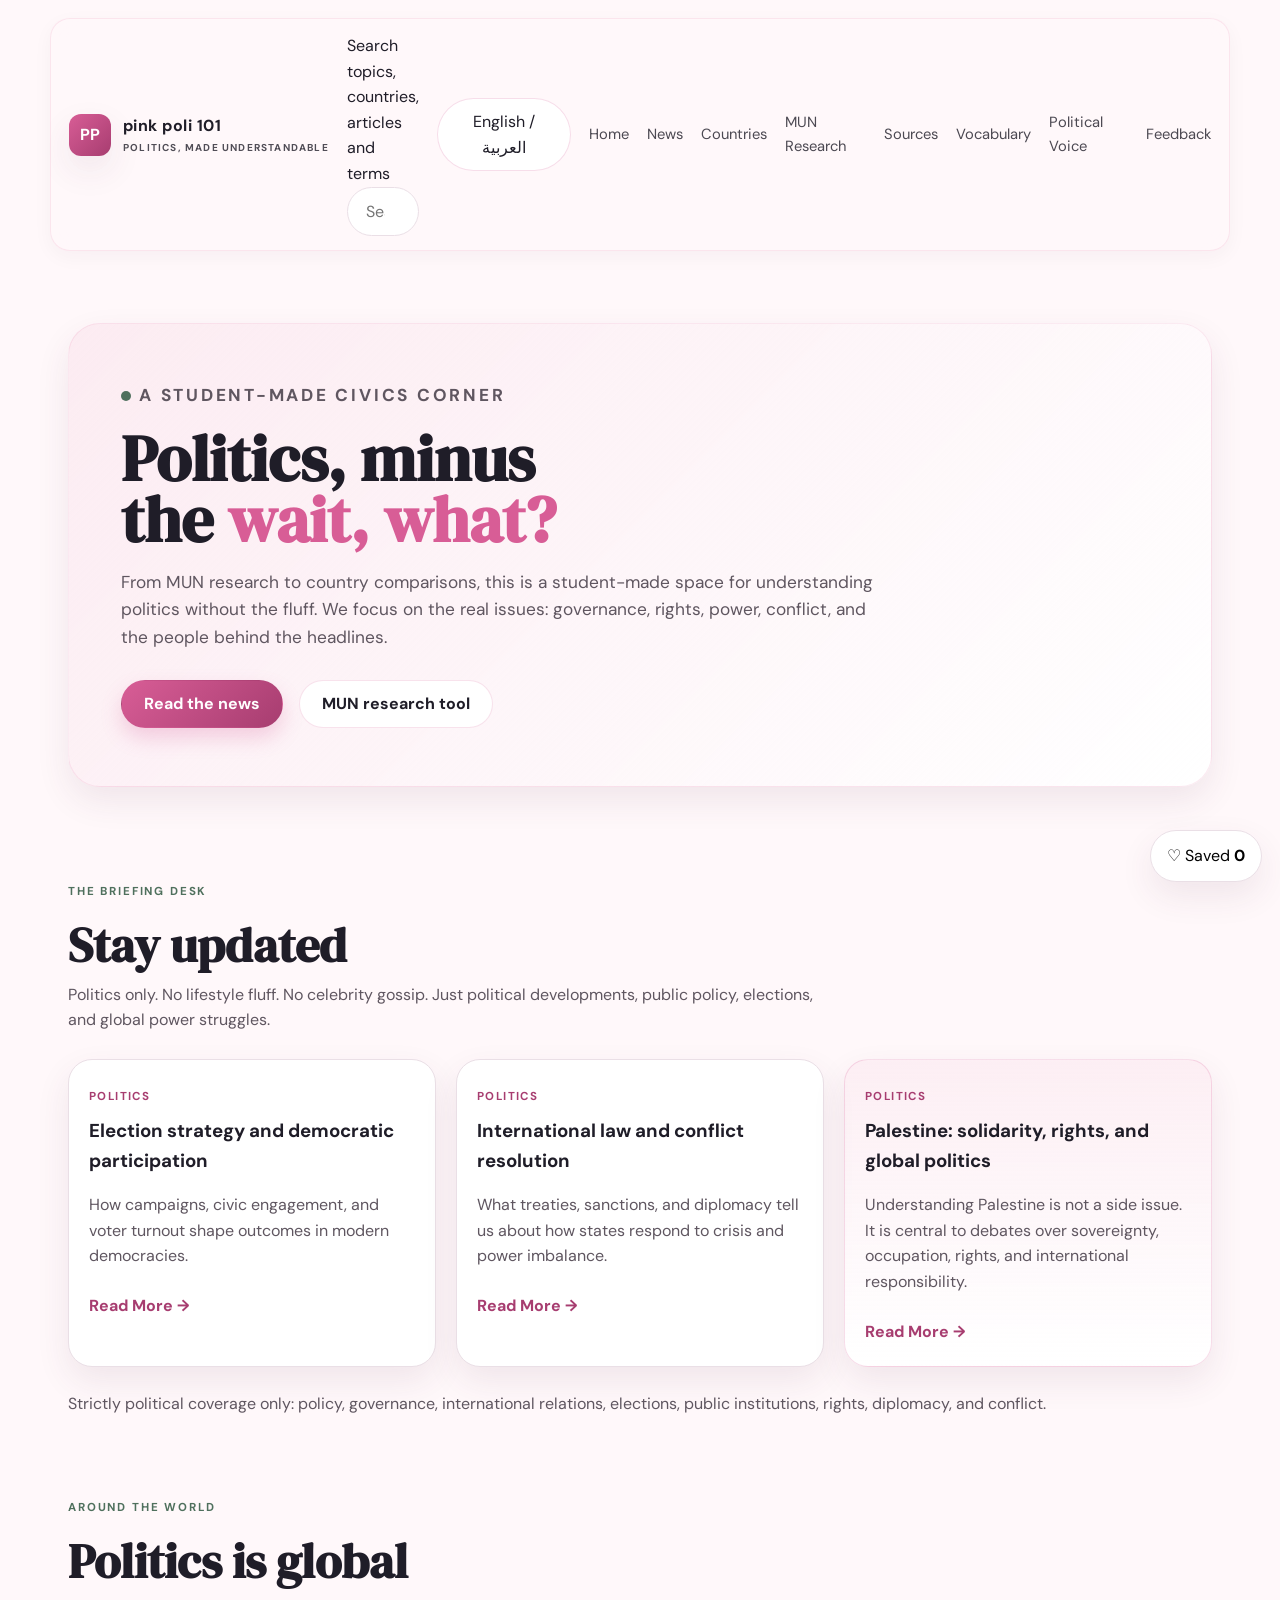
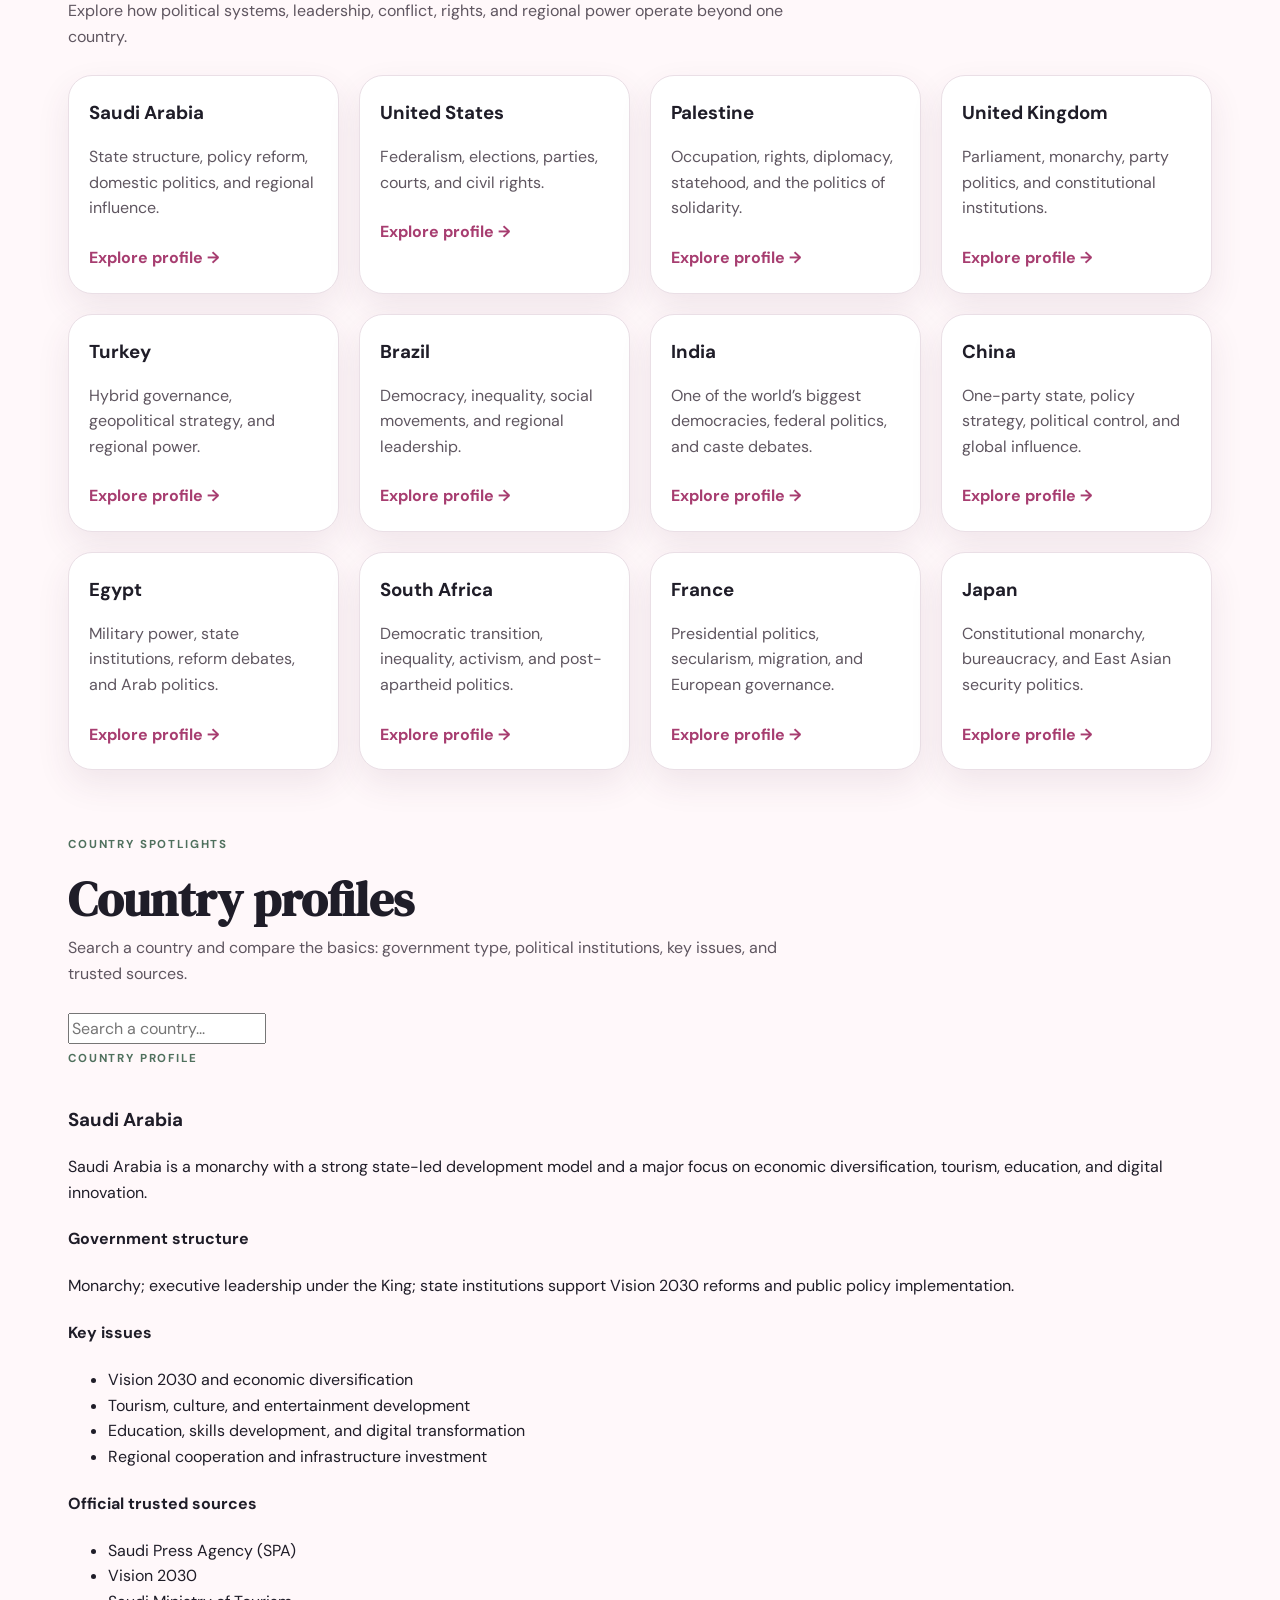
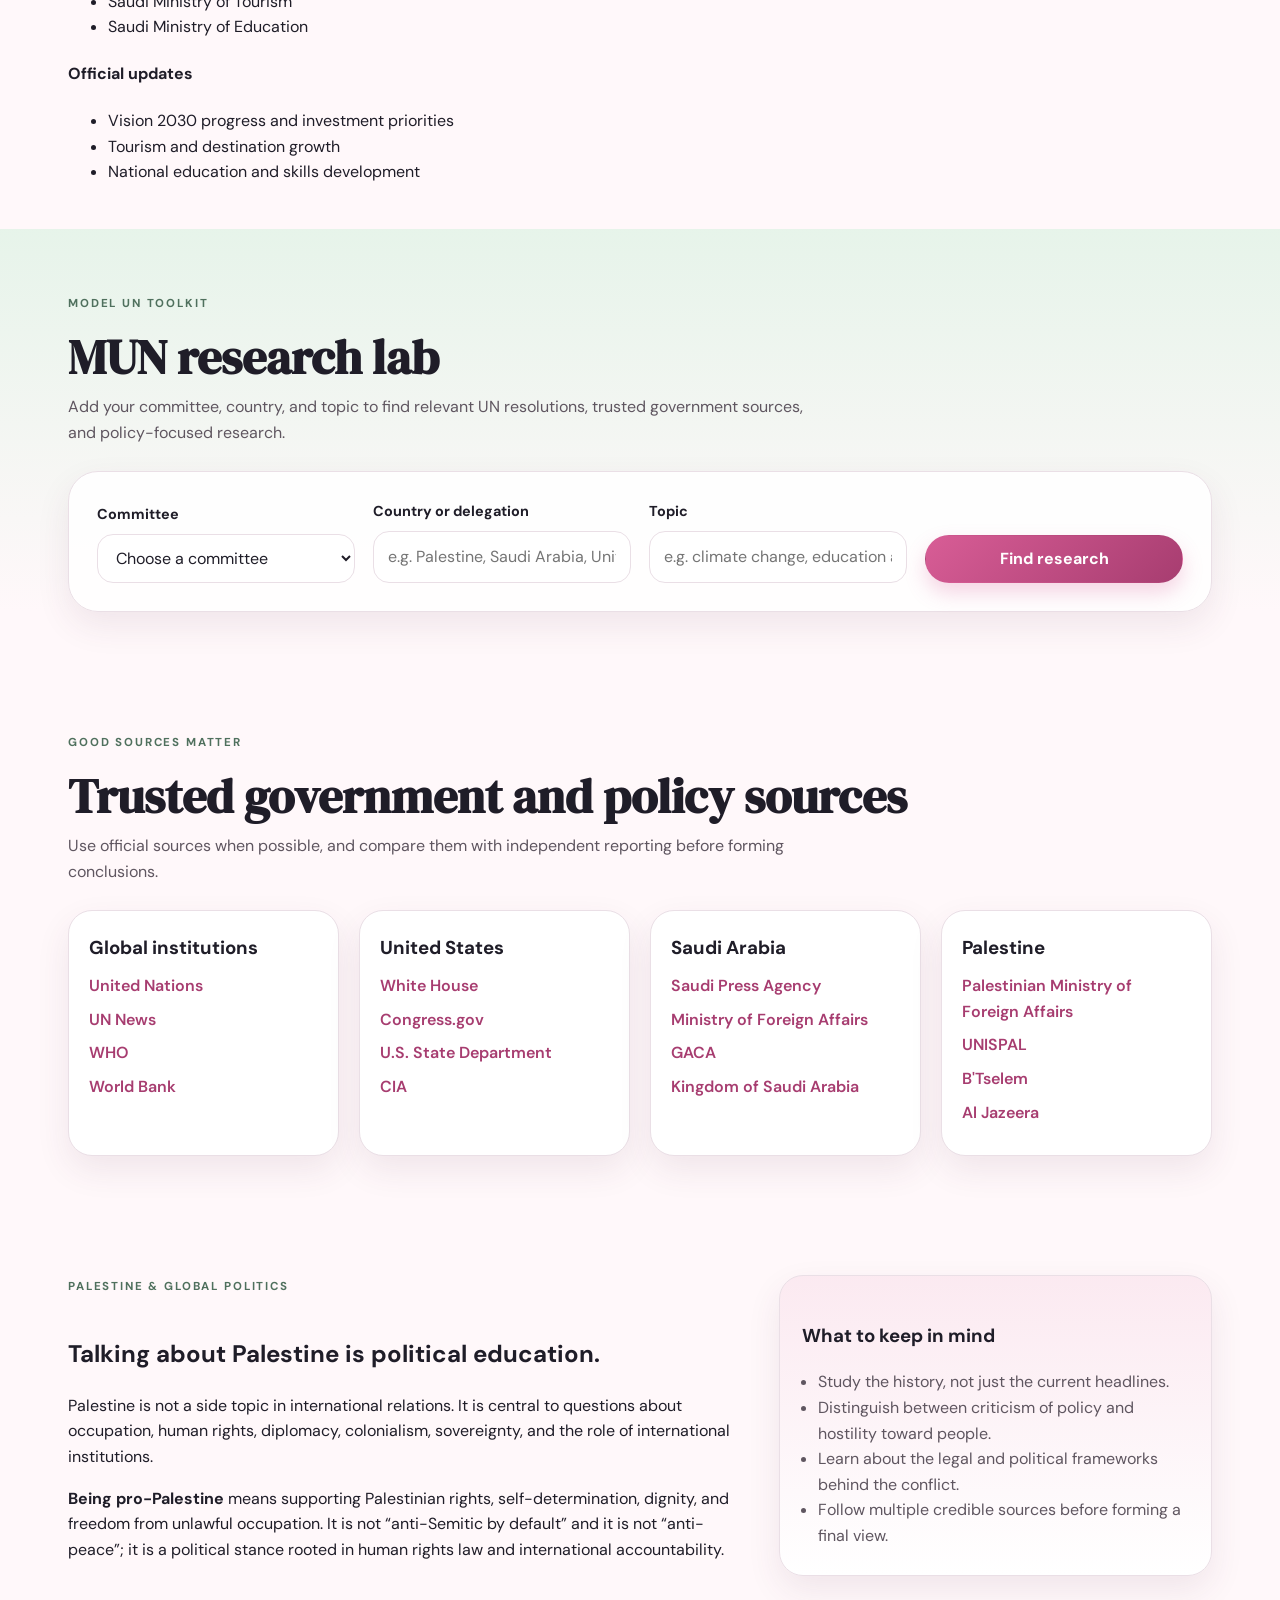
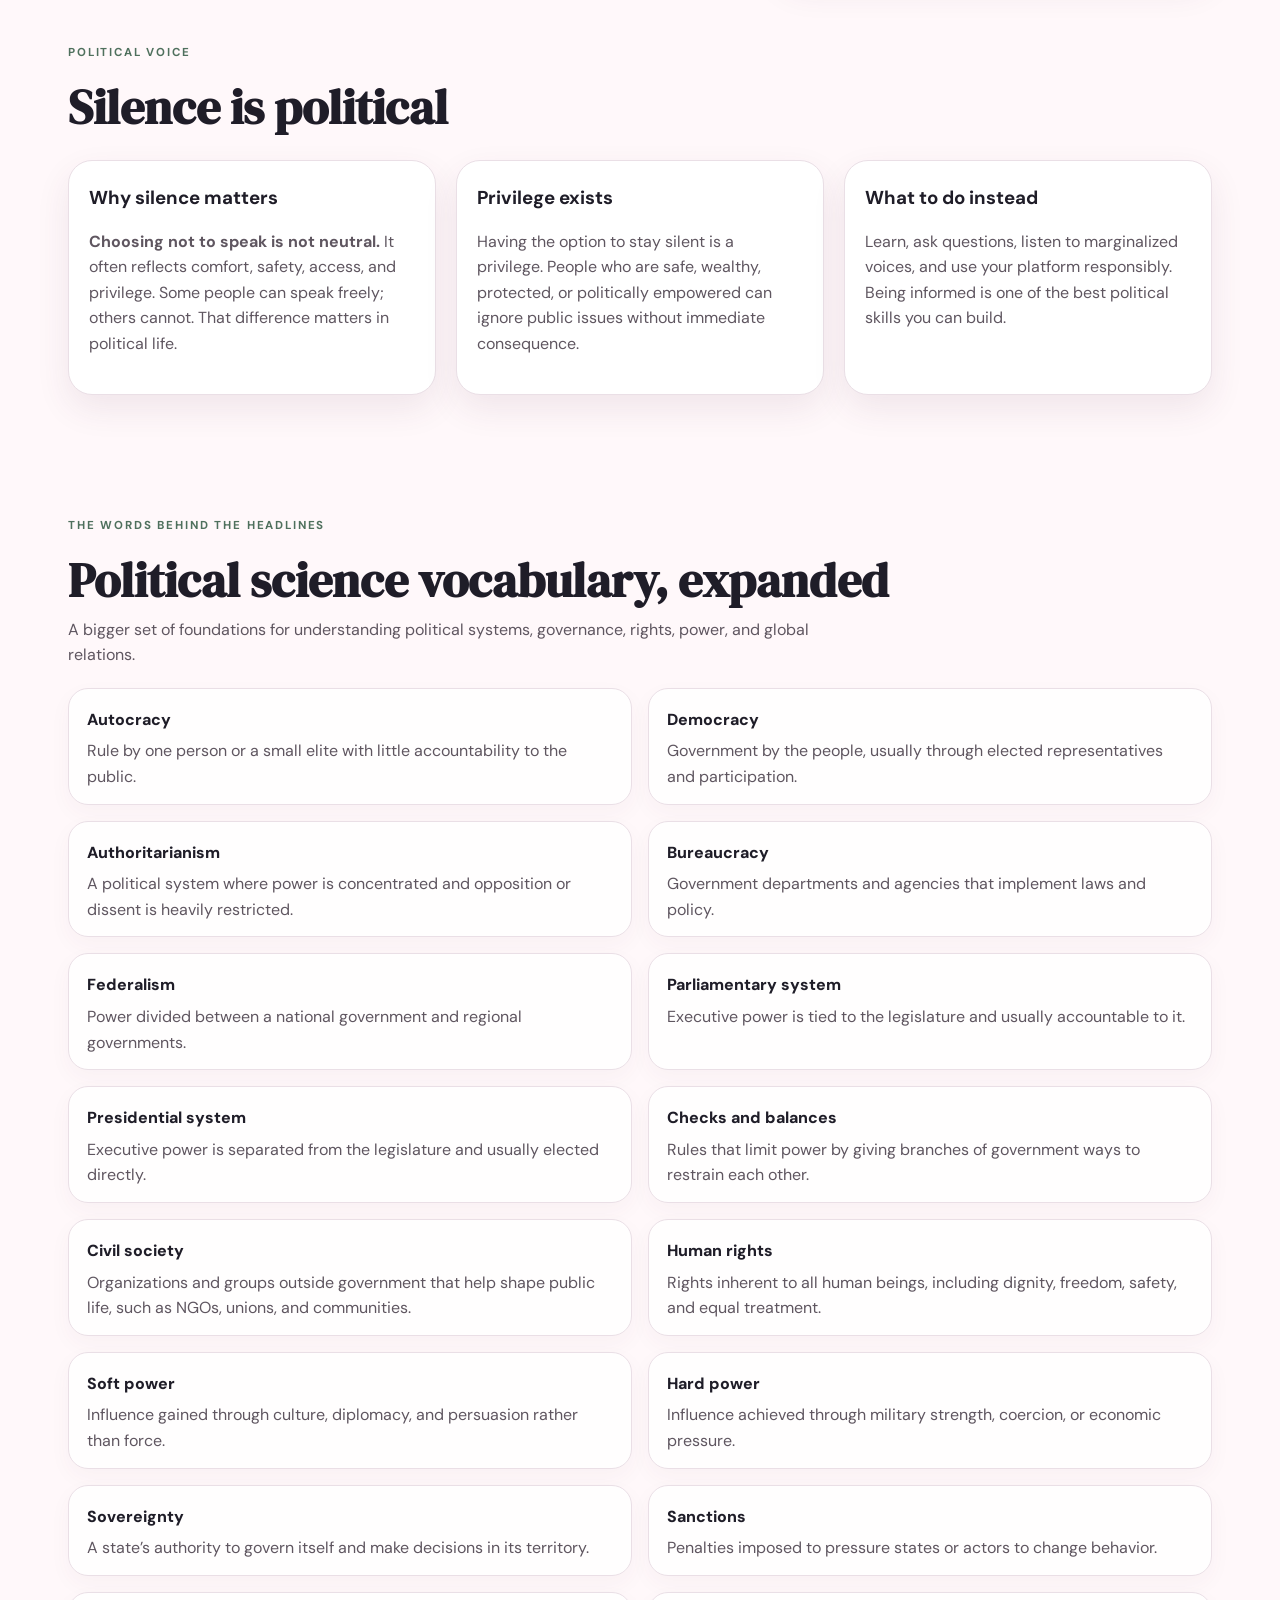
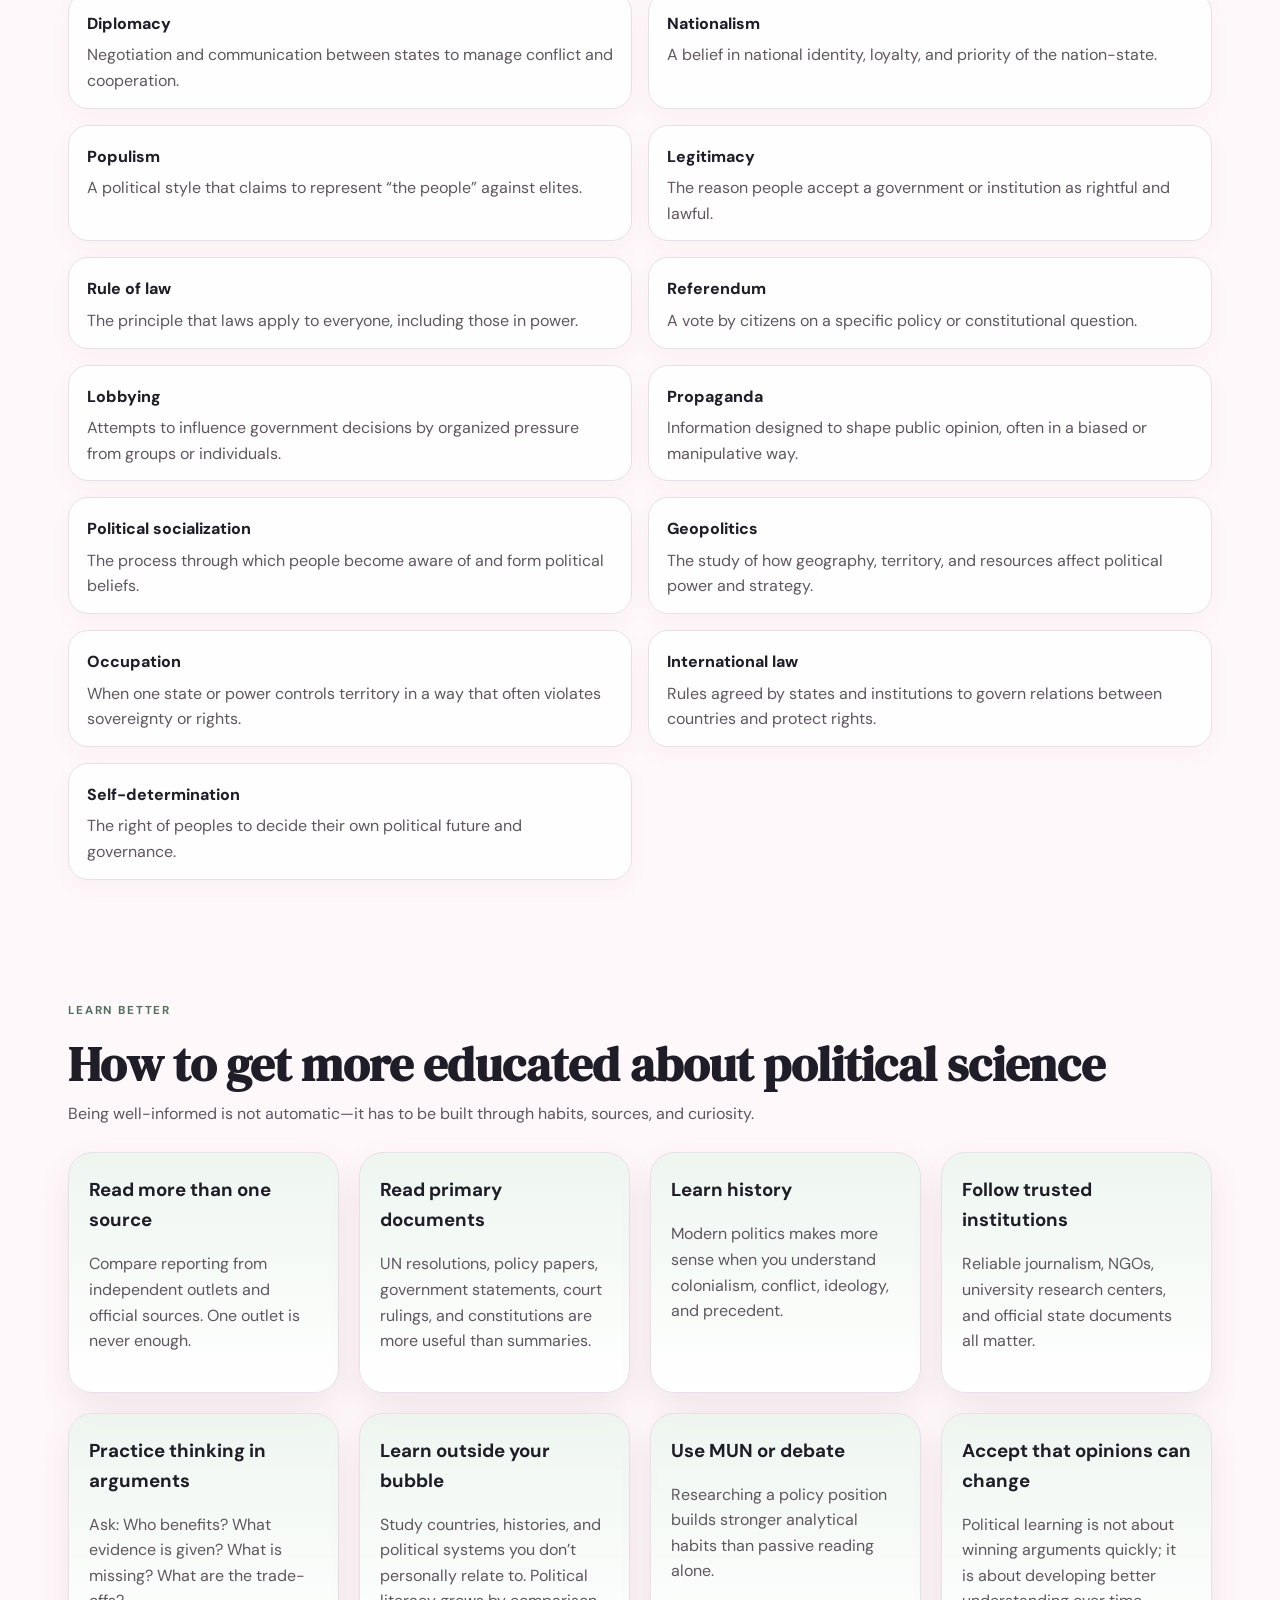
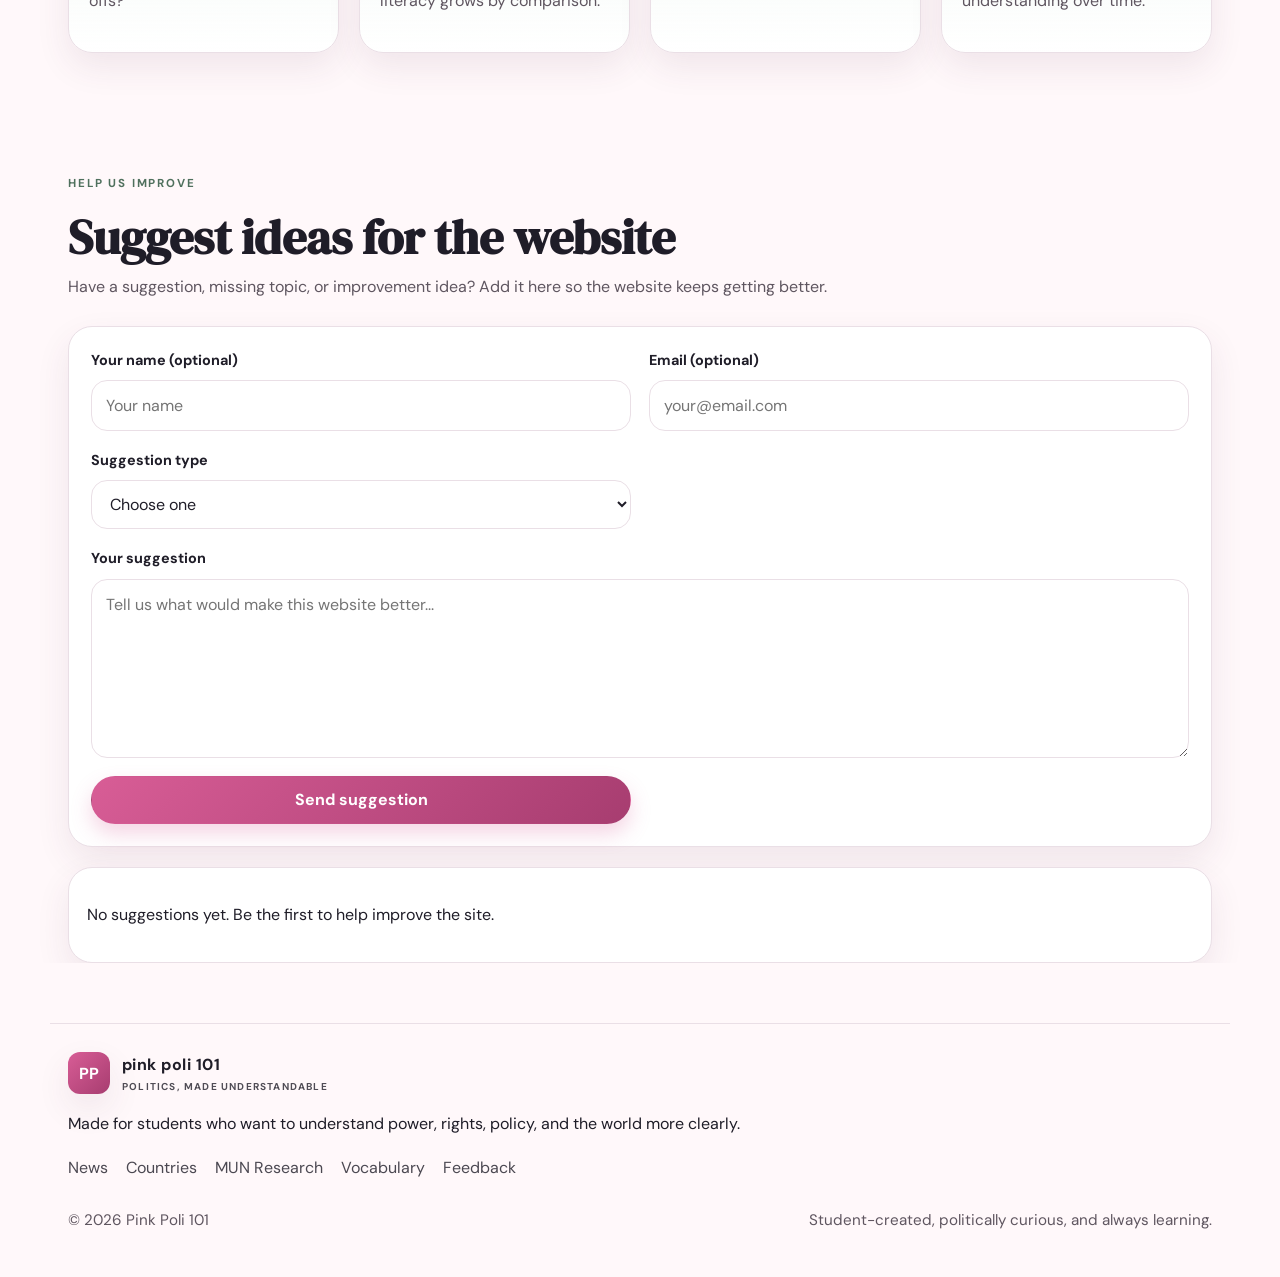
<file: index.html>
<!doctype html>
<html lang="en">
<head>
  <meta charset="utf-8">
  <meta name="viewport" content="width=device-width, initial-scale=1">
  <meta name="theme-color" content="#fff8fa">
  <meta name="description" content="Pink Poli 101 is a student-made political science hub for MUN research, country analysis, global politics, trusted sources, and AP civics study.">
  <title>Pink Poli 101 | Politics, made understandable</title>
  <link rel="preconnect" href="https://fonts.googleapis.com">
  <link rel="preconnect" href="https://fonts.gstatic.com" crossorigin>
  <link href="https://fonts.googleapis.com/css2?family=DM+Serif+Display&family=DM+Sans:wght@400;500;600;700&display=swap" rel="stylesheet">
  <link rel="stylesheet" href="styles.css">
  <script src="app.js" defer></script>
</head>
<body>
  <a class="skip-link" href="#main">Skip to content</a>

  <header class="site-header">
    <a class="brand" href="#home" aria-label="Pink Poli 101 home">
      <span class="brand-mark">PP</span>
      <span>pink poli <b>101</b><small data-i18n="tagline">POLITICS, MADE UNDERSTANDABLE</small></span>
    </a>

    <form class="search" id="site-search" role="search">
      <label class="sr-only" for="search-input">Search topics, countries, articles and terms</label>
      <input id="search-input" type="search" placeholder="Search topics, countries, terms...">
    </form>

    <button class="language-toggle" id="language-toggle" type="button" aria-label="Toggle language">English / العربية</button>
    <button class="menu-toggle" id="menu-toggle" aria-expanded="false" aria-controls="primary-nav" aria-label="Open navigation">☰</button>

    <nav class="main-nav" id="primary-nav" aria-label="Main navigation">
      <a href="#home">Home</a>
      <a href="#updates">News</a>
      <a href="#countries">Countries</a>
      <a href="#mun">MUN Research</a>
      <a href="#trusted">Sources</a>
      <a href="#dictionary">Vocabulary</a>
      <a href="#engagement">Political Voice</a>
      <a href="#feedback">Feedback</a>
    </nav>
  </header>

  <main id="main">
    <section class="hero" id="home">
      <div class="hero-copy">
        <p class="eyebrow"><span class="green-dot"></span> <span data-i18n="heroEyebrow">A STUDENT-MADE CIVICS CORNER</span></p>
        <h1 data-i18n="heroHeading">Politics, minus<br>the <em>wait, what?</em></h1>
        <p data-i18n="heroIntro">From MUN research to country comparisons, this is a student-made space for understanding politics without the fluff. We focus on the real issues: governance, rights, power, conflict, and the people behind the headlines.</p>
        <div class="cta-buttons">
          <a href="#updates" class="btn btn-primary" data-i18n="newsBtn">Read the news</a>
          <a href="#mun" class="btn btn-secondary" data-i18n="munBtn">MUN research tool</a>
        </div>
      </div>
    </section>

    <section class="section-wrap news-section" id="updates">
      <div class="section-heading">
        <div>
          <p class="eyebrow">THE BRIEFING DESK <i></i></p>
          <h2 data-i18n="newsTitle">Stay updated</h2>
          <p class="deck" data-i18n="newsDeck">Politics only. No lifestyle fluff. No celebrity gossip. Just political developments, public policy, elections, and global power struggles.</p>
        </div>
      </div>

      <div class="news-grid">
        <article class="news-card">
          <span class="news-label">Politics</span>
          <h3>Election strategy and democratic participation</h3>
          <p>How campaigns, civic engagement, and voter turnout shape outcomes in modern democracies.</p>
          <a href="#" class="news-link">Read More →</a>
        </article>

        <article class="news-card">
          <span class="news-label">Politics</span>
          <h3>International law and conflict resolution</h3>
          <p>What treaties, sanctions, and diplomacy tell us about how states respond to crisis and power imbalance.</p>
          <a href="#" class="news-link">Read More →</a>
        </article>

        <article class="news-card featured">
          <span class="news-label">Politics</span>
          <h3>Palestine: solidarity, rights, and global politics</h3>
          <p>Understanding Palestine is not a side issue. It is central to debates over sovereignty, occupation, rights, and international responsibility.</p>
          <a href="#" class="news-link">Read More →</a>
        </article>
      </div>

      <p class="section-note">Strictly political coverage only: policy, governance, international relations, elections, public institutions, rights, diplomacy, and conflict.</p>
    </section>

    <section class="section-wrap countries-section" id="countries">
      <div class="section-heading">
        <div>
          <p class="eyebrow">AROUND THE WORLD <i></i></p>
          <h2 data-i18n="countriesTitle">Politics is global</h2>
          <p class="deck">Explore how political systems, leadership, conflict, rights, and regional power operate beyond one country.</p>
        </div>
      </div>

      <div class="country-grid">
        <article class="country-card" data-country="saudi-arabia">
          <h3>Saudi Arabia</h3>
          <p>State structure, policy reform, domestic politics, and regional influence.</p>
          <a href="#country-directory" class="country-link">Explore profile →</a>
        </article>
        <article class="country-card" data-country="united-states">
          <h3>United States</h3>
          <p>Federalism, elections, parties, courts, and civil rights.</p>
          <a href="#country-directory" class="country-link">Explore profile →</a>
        </article>
        <article class="country-card" data-country="palestine">
          <h3>Palestine</h3>
          <p>Occupation, rights, diplomacy, statehood, and the politics of solidarity.</p>
          <a href="#country-directory" class="country-link">Explore profile →</a>
        </article>
        <article class="country-card" data-country="united-kingdom">
          <h3>United Kingdom</h3>
          <p>Parliament, monarchy, party politics, and constitutional institutions.</p>
          <a href="#country-directory" class="country-link">Explore profile →</a>
        </article>
        <article class="country-card" data-country="turkey">
          <h3>Turkey</h3>
          <p>Hybrid governance, geopolitical strategy, and regional power.</p>
          <a href="#country-directory" class="country-link">Explore profile →</a>
        </article>
        <article class="country-card" data-country="brazil">
          <h3>Brazil</h3>
          <p>Democracy, inequality, social movements, and regional leadership.</p>
          <a href="#country-directory" class="country-link">Explore profile →</a>
        </article>
        <article class="country-card" data-country="india">
          <h3>India</h3>
          <p>One of the world’s biggest democracies, federal politics, and caste debates.</p>
          <a href="#country-directory" class="country-link">Explore profile →</a>
        </article>
        <article class="country-card" data-country="china">
          <h3>China</h3>
          <p>One-party state, policy strategy, political control, and global influence.</p>
          <a href="#country-directory" class="country-link">Explore profile →</a>
        </article>
        <article class="country-card" data-country="egypt">
          <h3>Egypt</h3>
          <p>Military power, state institutions, reform debates, and Arab politics.</p>
          <a href="#country-directory" class="country-link">Explore profile →</a>
        </article>
        <article class="country-card" data-country="south-africa">
          <h3>South Africa</h3>
          <p>Democratic transition, inequality, activism, and post-apartheid politics.</p>
          <a href="#country-directory" class="country-link">Explore profile →</a>
        </article>
        <article class="country-card" data-country="france">
          <h3>France</h3>
          <p>Presidential politics, secularism, migration, and European governance.</p>
          <a href="#country-directory" class="country-link">Explore profile →</a>
        </article>
        <article class="country-card" data-country="japan">
          <h3>Japan</h3>
          <p>Constitutional monarchy, bureaucracy, and East Asian security politics.</p>
          <a href="#country-directory" class="country-link">Explore profile →</a>
        </article>
      </div>
    </section>

    <section class="section-wrap country-directory" id="country-directory">
      <div class="section-heading">
        <div>
          <p class="eyebrow">COUNTRY SPOTLIGHTS <i></i></p>
          <h2>Country profiles</h2>
          <p class="deck">Search a country and compare the basics: government type, political institutions, key issues, and trusted sources.</p>
        </div>
      </div>

      <div class="country-directory-controls">
        <input id="country-search-input" type="search" placeholder="Search a country..." aria-label="Search country profiles">
      </div>

      <div id="country-profile-panel" class="country-profile-panel"></div>
    </section>

    <section class="study-band" id="mun">
      <div class="section-wrap">
        <div class="section-heading">
          <div>
            <p class="eyebrow">MODEL UN TOOLKIT <i></i></p>
            <h2>MUN research lab</h2>
            <p class="deck">Add your committee, country, and topic to find relevant UN resolutions, trusted government sources, and policy-focused research.</p>
          </div>
        </div>

        <div class="mun-tool">
          <form id="mun-search-form" class="mun-search-form">
            <div class="form-group">
              <label for="mun-committee">Committee</label>
              <select id="mun-committee" name="committee">
                <option value="">Choose a committee</option>
                <option value="ga">General Assembly (GA)</option>
                <option value="sc">Security Council (SC)</option>
                <option value="ecosoc">ECOSOC</option>
                <option value="unhrc">UN Human Rights Council</option>
                <option value="unesco">UNESCO</option>
                <option value="unwomen">UN Women</option>
                <option value="unep">UN Environment Programme</option>
                <option value="who">World Health Organization</option>
                <option value="icc">International Criminal Court</option>
                <option value="crisis">Crisis Committee</option>
                <option value="special">Specialized Agency</option>
              </select>
            </div>

            <div class="form-group">
              <label for="mun-country">Country or delegation</label>
              <input id="mun-country" name="country" type="text" placeholder="e.g. Palestine, Saudi Arabia, United States">
            </div>

            <div class="form-group">
              <label for="mun-topic">Topic</label>
              <input id="mun-topic" name="topic" type="text" placeholder="e.g. climate change, education access, conflict resolution">
            </div>

            <button type="submit" class="btn btn-primary">Find research</button>
          </form>

          <div id="mun-results" class="mun-results" hidden>
            <h3>Research results</h3>
            <div class="result-grid">
              <div class="result-card">
                <h4>UN documents</h4>
                <ul id="un-docs-list"></ul>
              </div>
              <div class="result-card">
                <h4>Government sources</h4>
                <ul id="gov-sources-list"></ul>
              </div>
              <div class="result-card">
                <h4>Policy briefs</h4>
                <ul id="briefs-list"></ul>
              </div>
            </div>
          </div>
        </div>
      </div>
    </section>

    <section class="trusted-band" id="trusted">
      <div class="section-wrap">
        <div class="section-heading">
          <div>
            <p class="eyebrow">GOOD SOURCES MATTER <i></i></p>
            <h2>Trusted government and policy sources</h2>
            <p class="deck">Use official sources when possible, and compare them with independent reporting before forming conclusions.</p>
          </div>
        </div>

        <div class="source-grid">
          <div class="source-card">
            <h3>Global institutions</h3>
            <ul>
              <li><a href="https://www.un.org/" target="_blank" rel="noreferrer">United Nations</a></li>
              <li><a href="https://news.un.org/en/" target="_blank" rel="noreferrer">UN News</a></li>
              <li><a href="https://www.who.int/" target="_blank" rel="noreferrer">WHO</a></li>
              <li><a href="https://www.worldbank.org/" target="_blank" rel="noreferrer">World Bank</a></li>
            </ul>
          </div>
          <div class="source-card">
            <h3>United States</h3>
            <ul>
              <li><a href="https://www.whitehouse.gov/" target="_blank" rel="noreferrer">White House</a></li>
              <li><a href="https://www.congress.gov/" target="_blank" rel="noreferrer">Congress.gov</a></li>
              <li><a href="https://www.state.gov/" target="_blank" rel="noreferrer">U.S. State Department</a></li>
              <li><a href="https://www.cia.gov/" target="_blank" rel="noreferrer">CIA</a></li>
            </ul>
          </div>
          <div class="source-card">
            <h3>Saudi Arabia</h3>
            <ul>
              <li><a href="https://www.spa.gov.sa/en" target="_blank" rel="noreferrer">Saudi Press Agency</a></li>
              <li><a href="https://www.mofa.gov.sa/en" target="_blank" rel="noreferrer">Ministry of Foreign Affairs</a></li>
              <li><a href="https://www.gaca.gov.sa/" target="_blank" rel="noreferrer">GACA</a></li>
              <li><a href="https://www.ksa.gov.sa/" target="_blank" rel="noreferrer">Kingdom of Saudi Arabia</a></li>
            </ul>
          </div>
          <div class="source-card">
            <h3>Palestine</h3>
            <ul>
              <li><a href="https://www.mofa.pna.ps/" target="_blank" rel="noreferrer">Palestinian Ministry of Foreign Affairs</a></li>
              <li><a href="https://www.un.org/unispal/" target="_blank" rel="noreferrer">UNISPAL</a></li>
              <li><a href="https://www.btselem.org/" target="_blank" rel="noreferrer">B'Tselem</a></li>
              <li><a href="https://www.aljazeera.com/" target="_blank" rel="noreferrer">Al Jazeera</a></li>
            </ul>
          </div>
        </div>
      </div>
    </section>

    <section class="palestine-band" id="palestine">
      <div class="section-wrap palestine-layout">
        <div>
          <p class="eyebrow">PALESTINE & GLOBAL POLITICS <i></i></p>
          <h2>Talking about Palestine is political education.</h2>
          <p>Palestine is not a side topic in international relations. It is central to questions about occupation, human rights, diplomacy, colonialism, sovereignty, and the role of international institutions.</p>
          <p><strong>Being pro-Palestine</strong> means supporting Palestinian rights, self-determination, dignity, and freedom from unlawful occupation. It is not “anti-Semitic by default” and it is not “anti-peace”; it is a political stance rooted in human rights law and international accountability.</p>
        </div>
        <div class="callout-box">
          <h3>What to keep in mind</h3>
          <ul>
            <li>Study the history, not just the current headlines.</li>
            <li>Distinguish between criticism of policy and hostility toward people.</li>
            <li>Learn about the legal and political frameworks behind the conflict.</li>
            <li>Follow multiple credible sources before forming a final view.</li>
          </ul>
        </div>
      </div>
    </section>

    <section class="engagement-band" id="engagement">
      <div class="section-wrap">
        <div class="section-heading">
          <div>
            <p class="eyebrow">POLITICAL VOICE <i></i></p>
            <h2>Silence is political</h2>
          </div>
        </div>

        <div class="engagement-grid">
          <div class="engagement-card">
            <h3>Why silence matters</h3>
            <p><strong>Choosing not to speak is not neutral.</strong> It often reflects comfort, safety, access, and privilege. Some people can speak freely; others cannot. That difference matters in political life.</p>
          </div>
          <div class="engagement-card">
            <h3>Privilege exists</h3>
            <p>Having the option to stay silent is a privilege. People who are safe, wealthy, protected, or politically empowered can ignore public issues without immediate consequence.</p>
          </div>
          <div class="engagement-card">
            <h3>What to do instead</h3>
            <p>Learn, ask questions, listen to marginalized voices, and use your platform responsibly. Being informed is one of the best political skills you can build.</p>
          </div>
        </div>
      </div>
    </section>

    <section class="section-wrap dictionary-section" id="dictionary">
      <div class="dictionary-heading">
        <div>
          <p class="eyebrow">THE WORDS BEHIND THE HEADLINES <i></i></p>
          <h2>Political science vocabulary, expanded</h2>
          <p class="deck">A bigger set of foundations for understanding political systems, governance, rights, power, and global relations.</p>
        </div>
      </div>

      <div class="dictionary-list">
        <div class="dict-entry"><dt>Autocracy</dt><dd>Rule by one person or a small elite with little accountability to the public.</dd></div>
        <div class="dict-entry"><dt>Democracy</dt><dd>Government by the people, usually through elected representatives and participation.</dd></div>
        <div class="dict-entry"><dt>Authoritarianism</dt><dd>A political system where power is concentrated and opposition or dissent is heavily restricted.</dd></div>
        <div class="dict-entry"><dt>Bureaucracy</dt><dd>Government departments and agencies that implement laws and policy.</dd></div>
        <div class="dict-entry"><dt>Federalism</dt><dd>Power divided between a national government and regional governments.</dd></div>
        <div class="dict-entry"><dt>Parliamentary system</dt><dd>Executive power is tied to the legislature and usually accountable to it.</dd></div>
        <div class="dict-entry"><dt>Presidential system</dt><dd>Executive power is separated from the legislature and usually elected directly.</dd></div>
        <div class="dict-entry"><dt>Checks and balances</dt><dd>Rules that limit power by giving branches of government ways to restrain each other.</dd></div>
        <div class="dict-entry"><dt>Civil society</dt><dd>Organizations and groups outside government that help shape public life, such as NGOs, unions, and communities.</dd></div>
        <div class="dict-entry"><dt>Human rights</dt><dd>Rights inherent to all human beings, including dignity, freedom, safety, and equal treatment.</dd></div>
        <div class="dict-entry"><dt>Soft power</dt><dd>Influence gained through culture, diplomacy, and persuasion rather than force.</dd></div>
        <div class="dict-entry"><dt>Hard power</dt><dd>Influence achieved through military strength, coercion, or economic pressure.</dd></div>
        <div class="dict-entry"><dt>Sovereignty</dt><dd>A state’s authority to govern itself and make decisions in its territory.</dd></div>
        <div class="dict-entry"><dt>Sanctions</dt><dd>Penalties imposed to pressure states or actors to change behavior.</dd></div>
        <div class="dict-entry"><dt>Diplomacy</dt><dd>Negotiation and communication between states to manage conflict and cooperation.</dd></div>
        <div class="dict-entry"><dt>Nationalism</dt><dd>A belief in national identity, loyalty, and priority of the nation-state.</dd></div>
        <div class="dict-entry"><dt>Populism</dt><dd>A political style that claims to represent “the people” against elites.</dd></div>
        <div class="dict-entry"><dt>Legitimacy</dt><dd>The reason people accept a government or institution as rightful and lawful.</dd></div>
        <div class="dict-entry"><dt>Rule of law</dt><dd>The principle that laws apply to everyone, including those in power.</dd></div>
        <div class="dict-entry"><dt>Referendum</dt><dd>A vote by citizens on a specific policy or constitutional question.</dd></div>
        <div class="dict-entry"><dt>Lobbying</dt><dd>Attempts to influence government decisions by organized pressure from groups or individuals.</dd></div>
        <div class="dict-entry"><dt>Propaganda</dt><dd>Information designed to shape public opinion, often in a biased or manipulative way.</dd></div>
        <div class="dict-entry"><dt>Political socialization</dt><dd>The process through which people become aware of and form political beliefs.</dd></div>
        <div class="dict-entry"><dt>Geopolitics</dt><dd>The study of how geography, territory, and resources affect political power and strategy.</dd></div>
        <div class="dict-entry"><dt>Occupation</dt><dd>When one state or power controls territory in a way that often violates sovereignty or rights.</dd></div>
        <div class="dict-entry"><dt>International law</dt><dd>Rules agreed by states and institutions to govern relations between countries and protect rights.</dd></div>
        <div class="dict-entry"><dt>Self-determination</dt><dd>The right of peoples to decide their own political future and governance.</dd></div>
      </div>
    </section>

    <section class="tips-band" id="tips">
      <div class="section-wrap">
        <div class="section-heading">
          <div>
            <p class="eyebrow">LEARN BETTER <i></i></p>
            <h2>How to get more educated about political science</h2>
            <p class="deck">Being well-informed is not automatic—it has to be built through habits, sources, and curiosity.</p>
          </div>
        </div>

        <div class="tips-grid">
          <article class="tip-card">
            <h3>Read more than one source</h3>
            <p>Compare reporting from independent outlets and official sources. One outlet is never enough.</p>
          </article>
          <article class="tip-card">
            <h3>Read primary documents</h3>
            <p>UN resolutions, policy papers, government statements, court rulings, and constitutions are more useful than summaries.</p>
          </article>
          <article class="tip-card">
            <h3>Learn history</h3>
            <p>Modern politics makes more sense when you understand colonialism, conflict, ideology, and precedent.</p>
          </article>
          <article class="tip-card">
            <h3>Follow trusted institutions</h3>
            <p>Reliable journalism, NGOs, university research centers, and official state documents all matter.</p>
          </article>
          <article class="tip-card">
            <h3>Practice thinking in arguments</h3>
            <p>Ask: Who benefits? What evidence is given? What is missing? What are the trade-offs?</p>
          </article>
          <article class="tip-card">
            <h3>Learn outside your bubble</h3>
            <p>Study countries, histories, and political systems you don’t personally relate to. Political literacy grows by comparison.</p>
          </article>
          <article class="tip-card">
            <h3>Use MUN or debate</h3>
            <p>Researching a policy position builds stronger analytical habits than passive reading alone.</p>
          </article>
          <article class="tip-card">
            <h3>Accept that opinions can change</h3>
            <p>Political learning is not about winning arguments quickly; it is about developing better understanding over time.</p>
          </article>
        </div>
      </div>
    </section>

    <section class="section-wrap feedback-section" id="feedback">
      <div class="section-heading">
        <div>
          <p class="eyebrow">HELP US IMPROVE <i></i></p>
          <h2>Suggest ideas for the website</h2>
          <p class="deck">Have a suggestion, missing topic, or improvement idea? Add it here so the website keeps getting better.</p>
        </div>
      </div>

      <form id="feedback-form" class="feedback-form">
        <div class="form-group">
          <label for="feedback-name">Your name (optional)</label>
          <input type="text" id="feedback-name" name="name" placeholder="Your name">
        </div>

        <div class="form-group">
          <label for="feedback-email">Email (optional)</label>
          <input type="email" id="feedback-email" name="email" placeholder="your@email.com">
        </div>

        <div class="form-group">
          <label for="feedback-type">Suggestion type</label>
          <select id="feedback-type" name="type">
            <option value="">Choose one</option>
            <option value="improvement">Site improvement</option>
            <option value="content">Missing content</option>
            <option value="sources">Trusted source</option>
            <option value="country">Country addition</option>
            <option value="mun">MUN tool idea</option>
            <option value="other">Other</option>
          </select>
        </div>

        <div class="form-group">
          <label for="feedback-message">Your suggestion</label>
          <textarea id="feedback-message" name="message" rows="6" placeholder="Tell us what would make this website better..." required></textarea>
        </div>

        <button type="submit" class="btn btn-primary">Send suggestion</button>
      </form>

      <div id="feedback-status" class="feedback-status" aria-live="polite"></div>
      <div id="feedback-list" class="feedback-list"></div>
    </section>
  </main>

  <footer>
    <div class="footer-main">
      <a class="brand" href="#home"><span class="brand-mark">PP</span><span>pink poli <b>101</b><small>POLITICS, MADE UNDERSTANDABLE</small></span></a>
      <p>Made for students who want to understand power, rights, policy, and the world more clearly.</p>
      <div class="footer-links">
        <a href="#updates">News</a>
        <a href="#countries">Countries</a>
        <a href="#mun">MUN Research</a>
        <a href="#dictionary">Vocabulary</a>
        <a href="#feedback">Feedback</a>
      </div>
    </div>
    <div class="footer-bottom">
      <p>© <span id="year">2026</span> Pink Poli 101</p>
      <p>Student-created, politically curious, and always learning.</p>
    </div>
  </footer>

  <div class="bookmark-dock">
    <button id="bookmark-toggle" aria-expanded="false" aria-controls="bookmark-list">♡ Saved <b id="bookmark-count">0</b></button>
    <div id="bookmark-list" hidden></div>
  </div>
</body>
</html>
</file>
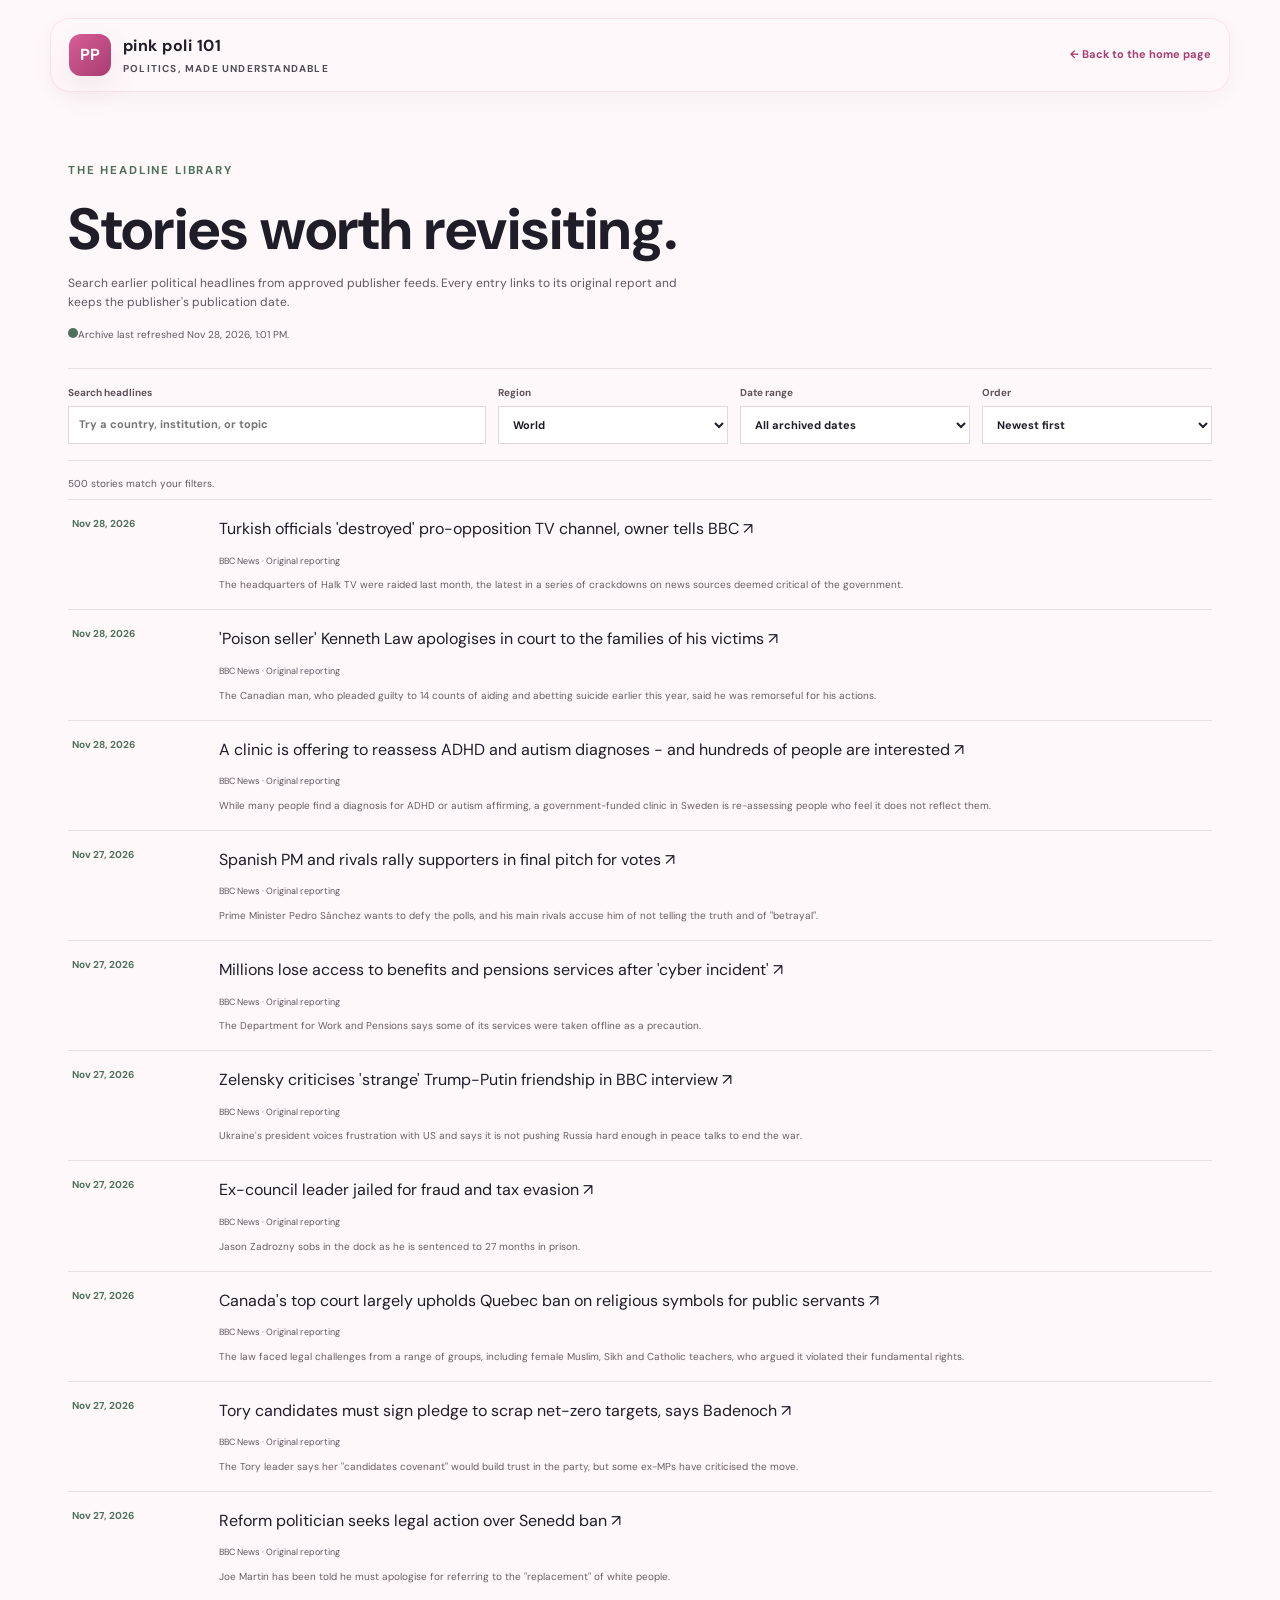
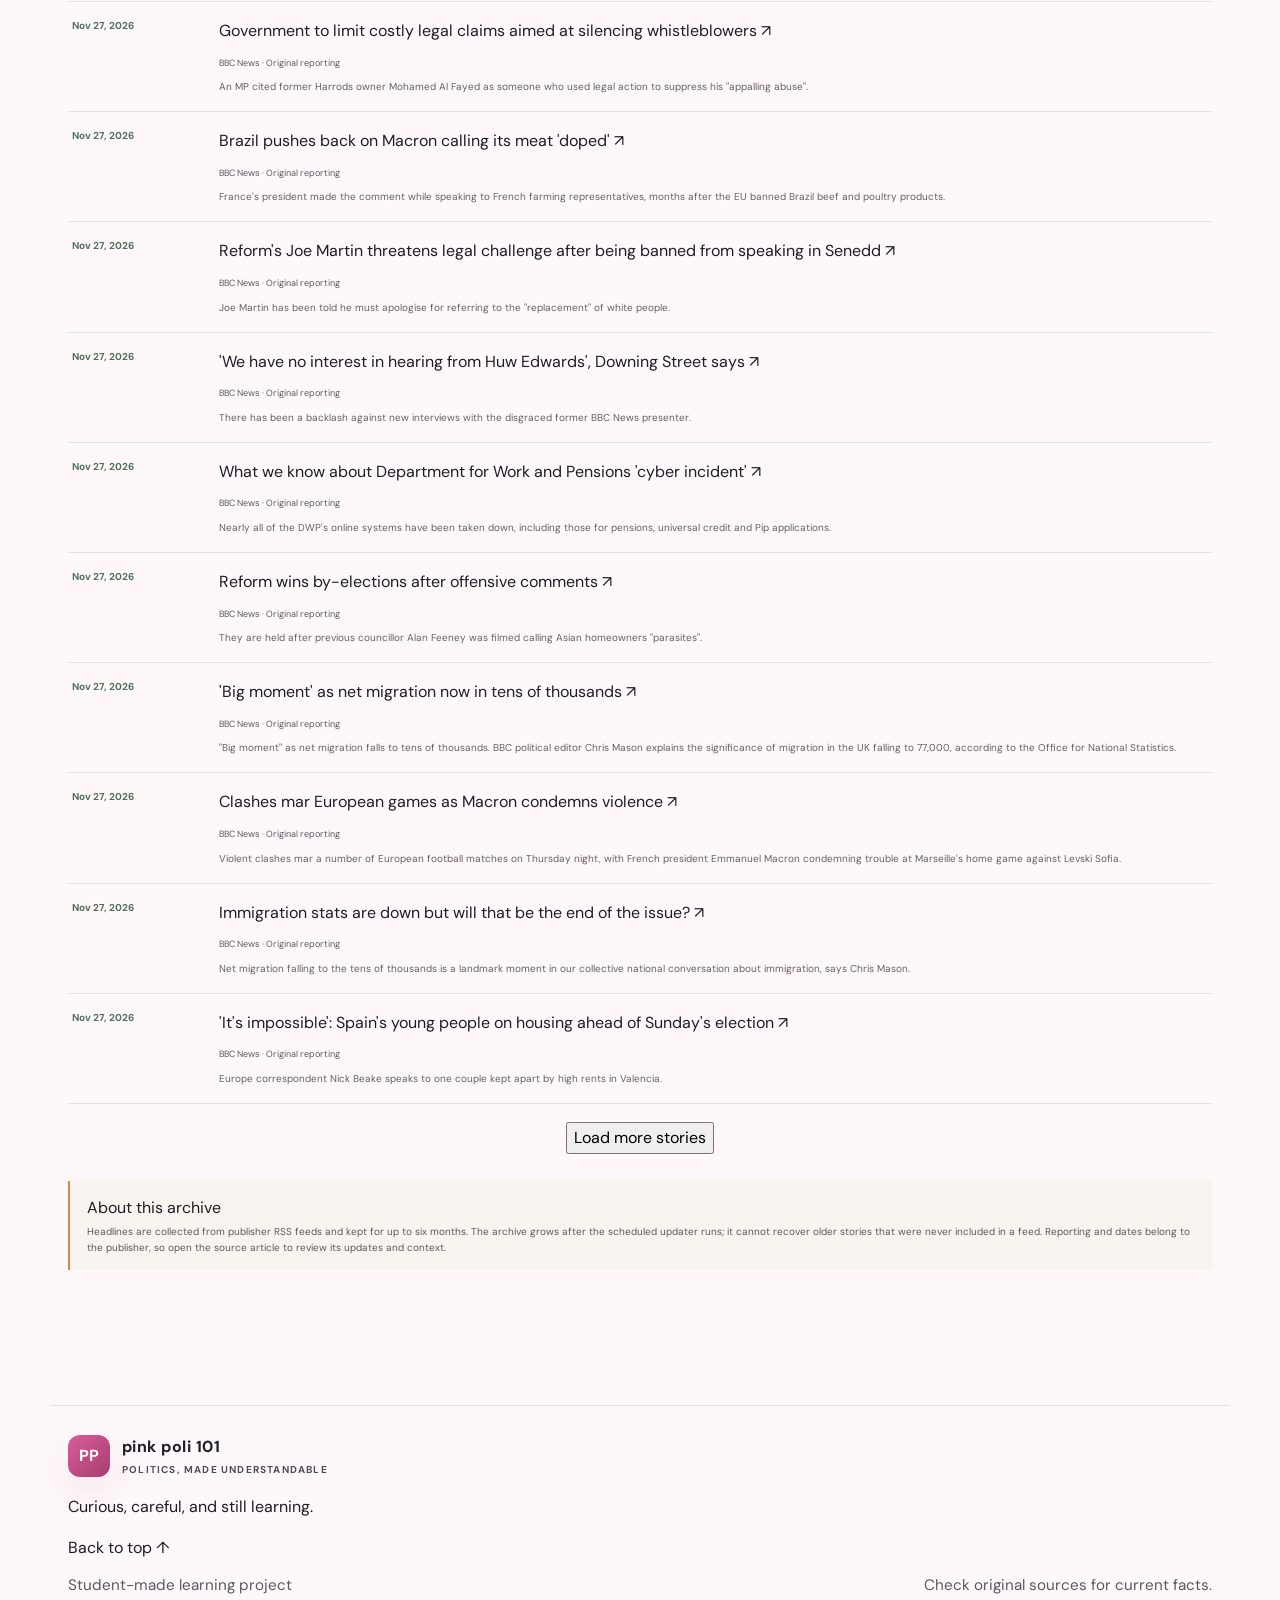
<file: archive.html>
<!doctype html>
<html lang="en">
<head>
  <meta charset="utf-8">
  <meta name="viewport" content="width=device-width, initial-scale=1">
  <meta name="theme-color" content="#fff8fa">
  <title>Headline Archive | Pink Poli 101</title>
  <link rel="preconnect" href="https://fonts.googleapis.com">
  <link rel="preconnect" href="https://fonts.gstatic.com" crossorigin>
  <link href="https://fonts.googleapis.com/css2?family=DM+Serif+Display&family=DM+Sans:wght@400;500;600;700&display=swap" rel="stylesheet">
  <link rel="stylesheet" href="styles.css">
  <link rel="stylesheet" href="archive.css">
  <script src="archive.js" defer></script>
</head>
<body>
  <header class="site-header"><a class="brand" href="index.html"><span class="brand-mark">PP</span><span>pink poli <b>101</b><small>POLITICS, MADE UNDERSTANDABLE</small></span></a><a class="archive-back" href="index.html">← Back to the home page</a></header>
  <main class="section-wrap archive-page">
    <p class="eyebrow">THE HEADLINE LIBRARY <i></i></p>
    <h1>Stories worth revisiting.</h1>
    <p class="archive-intro">Search earlier political headlines from approved publisher feeds. Every entry links to its original report and keeps the publisher's publication date.</p>
    <div class="archive-updated"><span class="green-dot"></span><span id="archive-updated">Loading archive…</span></div>
    <div class="archive-controls">
      <label class="archive-search">Search headlines<input id="archive-search" type="search" placeholder="Try a country, institution, or topic"></label>
      <label>Region<select id="archive-region"><option value="world">World</option><option value="saudi">Saudi politics</option><option value="us">U.S. politics</option></select></label>
      <label>Date range<select id="archive-range"><option value="all">All archived dates</option><option value="30">Past 30 days</option><option value="90">Past 90 days</option><option value="older">Older than 90 days</option></select></label>
      <label>Order<select id="archive-order"><option value="newest">Newest first</option><option value="oldest">Oldest first</option></select></label>
    </div>
    <p id="archive-count" class="archive-count" aria-live="polite"></p>
    <div id="archive-results" class="archive-results" aria-live="polite"><p class="loading">✳<br>Loading saved headlines…</p></div>
    <button id="archive-more" class="button outline archive-more" type="button" hidden>Load more stories</button>
    <aside class="archive-note"><b>About this archive</b><p>Headlines are collected from publisher RSS feeds and kept for up to six months. The archive grows after the scheduled updater runs; it cannot recover older stories that were never included in a feed. Reporting and dates belong to the publisher, so open the source article to review its updates and context.</p></aside>
  </main>
  <footer><div class="footer-main"><a class="brand" href="index.html"><span class="brand-mark">PP</span><span>pink poli <b>101</b><small>POLITICS, MADE UNDERSTANDABLE</small></span></a><p>Curious, careful, and still learning.</p><a href="#top">Back to top ↑</a></div><div class="footer-bottom"><span>Student-made learning project</span><span>Check original sources for current facts.</span></div></footer>
</body>
</html>
</file>
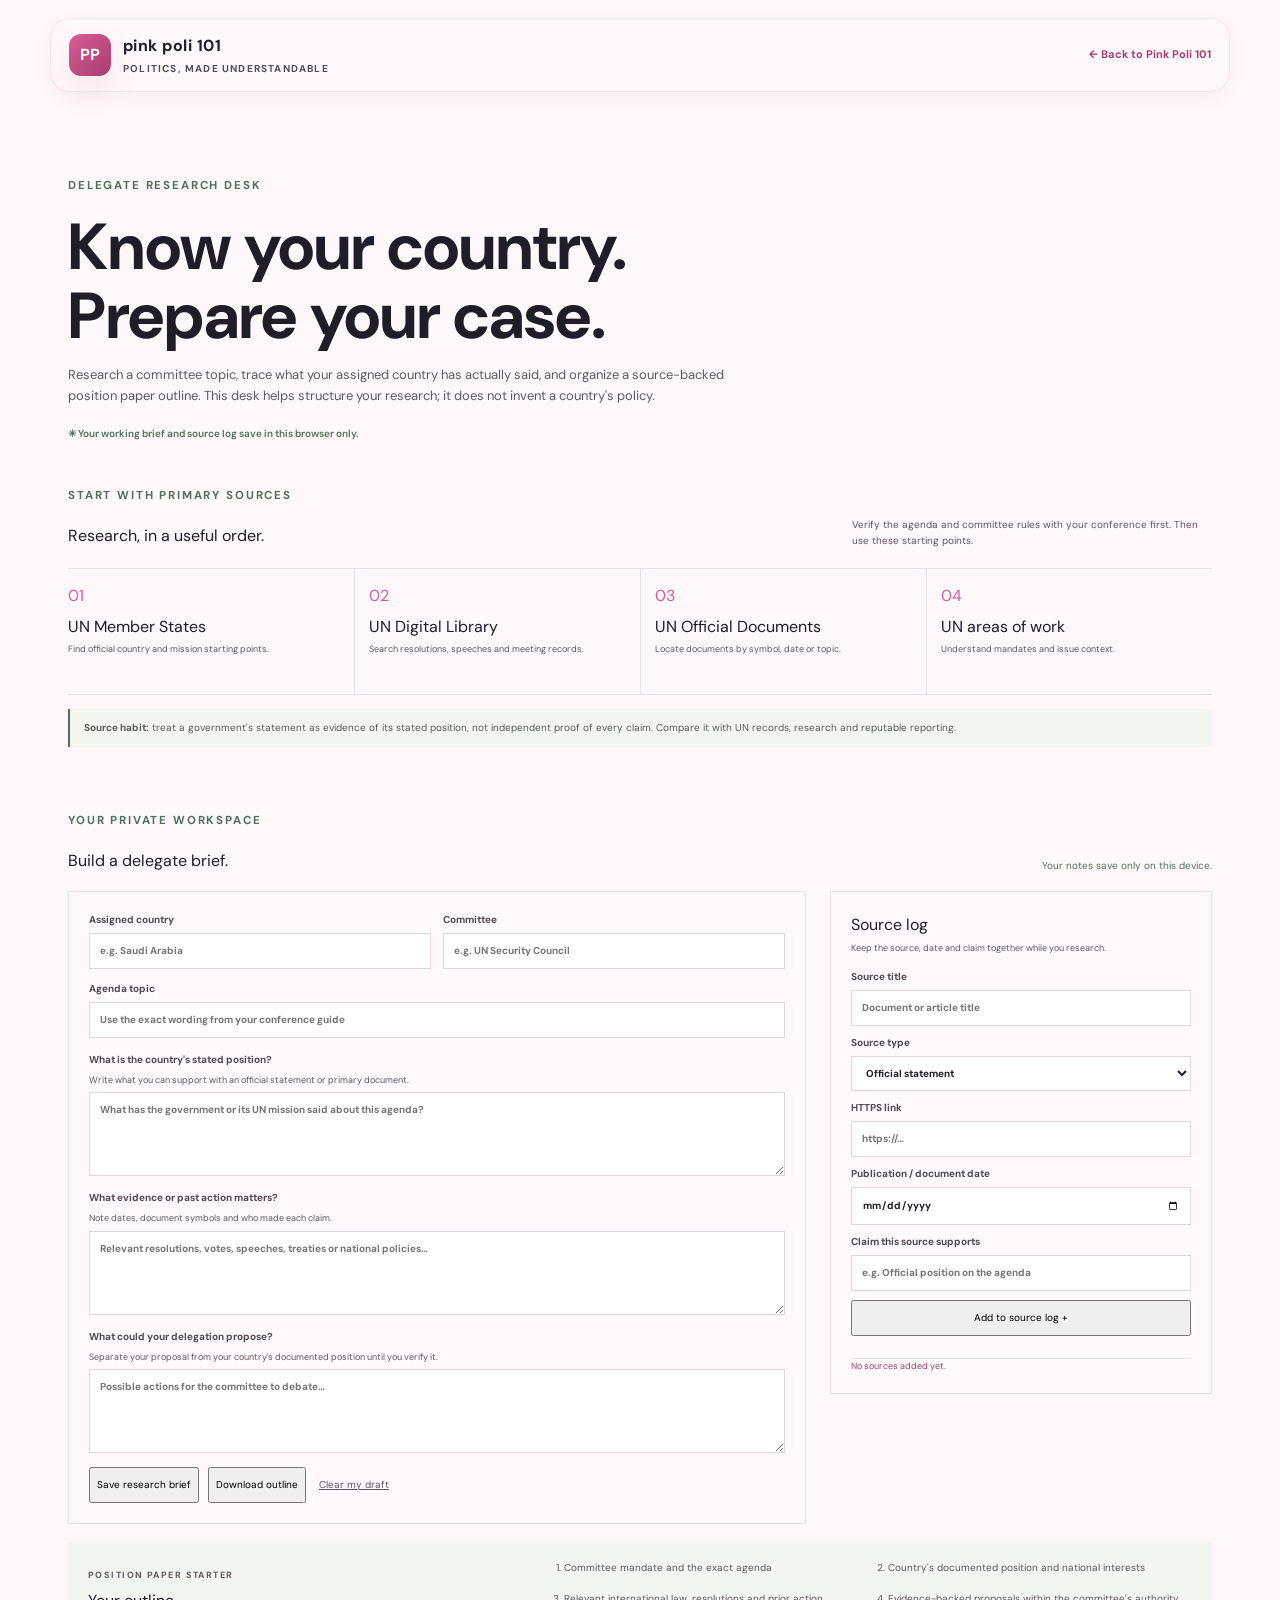
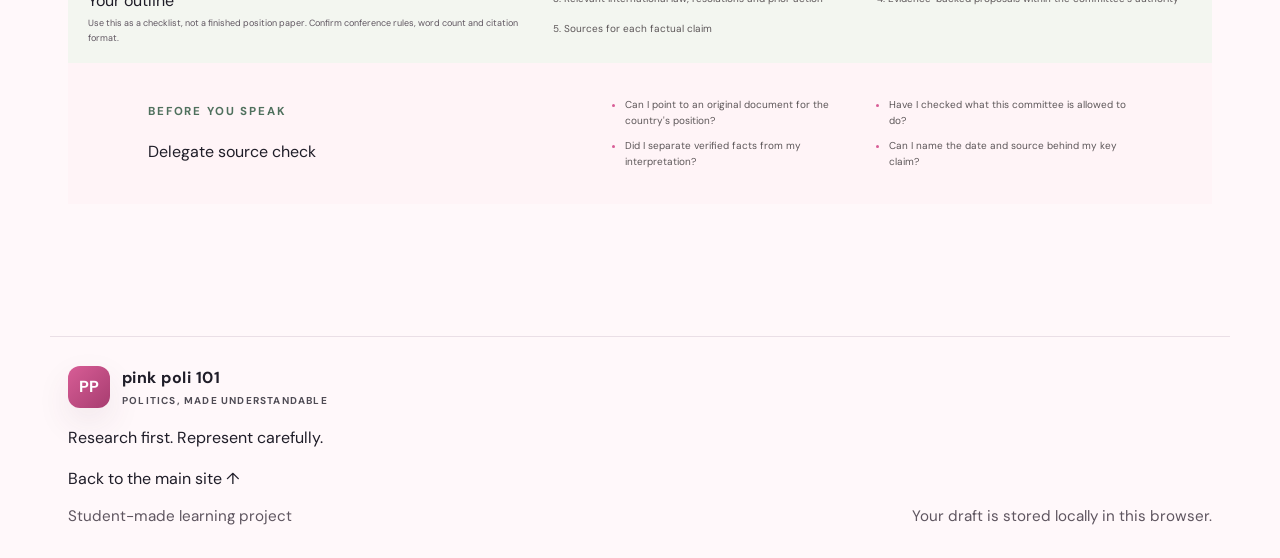
<file: mun-research.html>
<!doctype html>
<html lang="en">
<head>
  <meta charset="utf-8">
  <meta name="viewport" content="width=device-width, initial-scale=1">
  <meta name="theme-color" content="#fff8fa">
  <title>MUN Research Desk | Pink Poli 101</title>
  <link rel="preconnect" href="https://fonts.googleapis.com">
  <link rel="preconnect" href="https://fonts.gstatic.com" crossorigin>
  <link href="https://fonts.googleapis.com/css2?family=DM+Serif+Display&family=DM+Sans:wght@400;500;600;700&display=swap" rel="stylesheet">
  <link rel="stylesheet" href="styles.css">
  <link rel="stylesheet" href="mun.css">
  <script src="mun.js" defer></script>
</head>
<body>
  <header class="site-header"><a class="brand" href="index.html"><span class="brand-mark">PP</span><span>pink poli <b>101</b><small>POLITICS, MADE UNDERSTANDABLE</small></span></a><a class="mun-back" href="index.html">← Back to Pink Poli 101</a></header>
  <main class="section-wrap mun-page">
    <section class="mun-intro"><p class="eyebrow">DELEGATE RESEARCH DESK <i></i></p><h1>Know your country.<br>Prepare your case.</h1><p>Research a committee topic, trace what your assigned country has actually said, and organize a source-backed position paper outline. This desk helps structure your research; it does not invent a country's policy.</p><span class="mun-privacy">✳ Your working brief and source log save in this browser only.</span></section>
    <section class="mun-sources" aria-labelledby="mun-sources-title"><div class="mun-section-heading"><div><p class="eyebrow">START WITH PRIMARY SOURCES <i></i></p><h2 id="mun-sources-title">Research, in a useful order.</h2></div><p>Verify the agenda and committee rules with your conference first. Then use these starting points.</p></div><div class="mun-source-grid"><a href="https://www.un.org/en/about-us/member-states" target="_blank" rel="noopener noreferrer"><span>01</span><b>UN Member States</b><small>Find official country and mission starting points.</small></a><a href="https://digitallibrary.un.org/" target="_blank" rel="noopener noreferrer"><span>02</span><b>UN Digital Library</b><small>Search resolutions, speeches and meeting records.</small></a><a href="https://docs.un.org/" target="_blank" rel="noopener noreferrer"><span>03</span><b>UN Official Documents</b><small>Locate documents by symbol, date or topic.</small></a><a href="https://www.un.org/en/our-work" target="_blank" rel="noopener noreferrer"><span>04</span><b>UN areas of work</b><small>Understand mandates and issue context.</small></a></div><p class="mun-source-tip"><b>Source habit:</b> treat a government's statement as evidence of its stated position, not independent proof of every claim. Compare it with UN records, research and reputable reporting.</p></section>
  <section class="mun-workbench"><div class="mun-section-heading"><div><p class="eyebrow">YOUR PRIVATE WORKSPACE <i></i></p><h2>Build a delegate brief.</h2></div><p id="mun-save-status" role="status">Your notes save only on this device.</p></div><div class="mun-layout"><form id="mun-form" class="mun-form"><div class="mun-identifiers"><label>Assigned country<input id="mun-country" name="country" placeholder="e.g. Saudi Arabia" autocomplete="off"></label><label>Committee<input id="mun-committee" name="committee" placeholder="e.g. UN Security Council" autocomplete="off"></label><label class="wide-field">Agenda topic<input id="mun-topic" name="topic" placeholder="Use the exact wording from your conference guide" autocomplete="off"></label></div><label>What is the country's stated position?<small>Write what you can support with an official statement or primary document.</small><textarea id="mun-position" name="position" rows="4" placeholder="What has the government or its UN mission said about this agenda?"></textarea></label><label>What evidence or past action matters?<small>Note dates, document symbols and who made each claim.</small><textarea id="mun-evidence" name="evidence" rows="4" placeholder="Relevant resolutions, votes, speeches, treaties or national policies…"></textarea></label><label>What could your delegation propose?<small>Separate your proposal from your country's documented position until you verify it.</small><textarea id="mun-proposals" name="proposals" rows="4" placeholder="Possible actions for the committee to debate…"></textarea></label><div class="mun-actions"><button type="submit" class="button primary">Save research brief</button><button type="button" id="mun-download" class="button outline">Download outline</button><button type="button" id="mun-clear" class="mun-clear">Clear my draft</button></div></form><aside class="mun-source-log"><h3>Source log</h3><p>Keep the source, date and claim together while you research.</p><form id="mun-source-form"><label>Source title<input id="source-title" required maxlength="140" placeholder="Document or article title"></label><label>Source type<select id="source-type"><option>Official statement</option><option>UN document</option><option>Research / university</option><option>News reporting</option><option>Other</option></select></label><label>HTTPS link<input id="source-url" type="url" required placeholder="https://…"></label><button class="button outline" type="submit">Add to source log +</button><p class="mun-validation" id="source-feedback" role="status"></p></form><div id="mun-source-list" class="mun-source-list"></div></aside></div><section class="position-outline" aria-labelledby="outline-title"><div><p class="eyebrow">POSITION PAPER STARTER</p><h3 id="outline-title">Your outline</h3><p>Use this as a checklist, not a finished position paper. Confirm conference rules, word count and citation format.</p></div><ol><li>Committee mandate and the exact agenda</li><li>Country's documented position and national interests</li><li>Relevant international law, resolutions and prior action</li><li>Evidence-backed proposals within the committee's authority</li><li>Sources for each factual claim</li></ol></section></section>
    <section class="mun-checklist"><div><p class="eyebrow">BEFORE YOU SPEAK <i></i></p><h2>Delegate source check</h2></div><ul><li>Can I point to an original document for the country's position?</li><li>Have I checked what this committee is allowed to do?</li><li>Did I separate verified facts from my interpretation?</li><li>Can I name the date and source behind my key claim?</li></ul></section>
  </main>
  <footer><div class="footer-main"><a class="brand" href="index.html"><span class="brand-mark">PP</span><span>pink poli <b>101</b><small>POLITICS, MADE UNDERSTANDABLE</small></span></a><p>Research first. Represent carefully.</p><a href="index.html">Back to the main site ↑</a></div><div class="footer-bottom"><span>Student-made learning project</span><span>Your draft is stored locally in this browser.</span></div></footer>
</body>
</html>
</file>
<file: styles.css>
:root {
  --ink: #1f1d28;
  --muted: #5f5660;
  --pink: #d85d96;
  --pink-dark: #a73d70;
  --pink-soft: #fceaf2;
  --rose: #f7dfe9;
  --wash: #fff8fa;
  --line: #eadfe6;
  --green: #4f705d;
  --green-soft: #edf5ee;
  --gold: #c98f46;
  --shadow: 0 14px 34px rgba(92, 42, 74, 0.09);
  --radius: 24px;
  --max: 1180px;
}

* { box-sizing: border-box; }
html { scroll-behavior: smooth; }
body {
  margin: 0;
  font-family: 'DM Sans', sans-serif;
  background: var(--wash);
  color: var(--ink);
  line-height: 1.6;
}
img { max-width: 100%; display: block; }
a { color: inherit; text-decoration: none; }
button, input, select, textarea { font: inherit; }

.skip-link {
  position: absolute;
  left: -9999px;
  top: 0;
}
.skip-link:focus { left: 18px; top: 18px; background: var(--ink); color: white; padding: 12px 16px; z-index: 99; }

.site-header {
  position: sticky;
  top: 0;
  z-index: 10;
  display: flex;
  align-items: center;
  justify-content: space-between;
  gap: 18px;
  max-width: var(--max);
  margin: 18px auto 0;
  padding: 14px 18px;
  background: rgba(255, 248, 250, 0.88);
  backdrop-filter: blur(12px);
  border: 1px solid rgba(216, 93, 150, 0.12);
  border-radius: 20px;
  box-shadow: 0 6px 20px rgba(52, 26, 39, 0.04);
}

.brand {
  display: flex;
  align-items: center;
  gap: 12px;
  white-space: nowrap;
  font-weight: 700;
  letter-spacing: 0.03em;
}
.brand-mark {
  display: inline-flex;
  align-items: center;
  justify-content: center;
  width: 42px;
  height: 42px;
  border-radius: 12px;
  background: linear-gradient(135deg, var(--pink), var(--pink-dark));
  color: white;
  font-weight: 700;
  box-shadow: var(--shadow);
}
.brand small {
  display: block;
  letter-spacing: 0.12em;
  font-size: 10px;
  opacity: 0.78;
  margin-top: 2px;
}

.search {
  flex: 1;
  max-width: 420px;
}
.search input {
  width: 100%;
  border: 1px solid var(--line);
  border-radius: 999px;
  background: white;
  color: var(--ink);
  padding: 11px 18px;
  outline: none;
  transition: border-color 0.2s ease, box-shadow 0.2s ease;
}
.search input:focus,
.form-group input:focus,
.form-group select:focus,
.form-group textarea:focus,
.dictionary-search:focus {
  border-color: rgba(216, 93, 150, 0.7);
  box-shadow: 0 0 0 4px rgba(216, 93, 150, 0.08);
}

.language-toggle,
.menu-toggle {
  border: 1px solid rgba(216, 93, 150, 0.2);
  background: white;
  color: var(--ink);
  border-radius: 999px;
  padding: 10px 14px;
  cursor: pointer;
}

.main-nav {
  display: flex;
  align-items: center;
  gap: 18px;
  font-size: 0.92rem;
}
.main-nav a {
  opacity: 0.8;
  transition: opacity 0.2s ease;
}
.main-nav a:hover { opacity: 1; }

#main { overflow: hidden; }

.hero {
  max-width: var(--max);
  margin: 0 auto;
  padding: 72px 18px 30px;
}
.hero-copy {
  background: linear-gradient(135deg, rgba(216, 93, 150, 0.08), rgba(255,255,255,0.96));
  border: 1px solid rgba(216, 93, 150, 0.12);
  border-radius: 32px;
  padding: 58px 52px;
  box-shadow: var(--shadow);
}
.eyebrow {
  display: inline-flex;
  align-items: center;
  gap: 8px;
  color: var(--green);
  text-transform: uppercase;
  letter-spacing: 0.16em;
  font-weight: 700;
  font-size: 0.72rem;
  margin: 0 0 18px;
}
.green-dot {
  display: inline-block;
  width: 10px;
  height: 10px;
  border-radius: 50%;
  background: var(--green);
}
.hero h1 {
  margin: 0 0 18px;
  font-family: 'DM Serif Display', serif;
  font-size: clamp(2.6rem, 5vw, 5rem);
  line-height: 0.96;
}
.hero h1 em {
  color: var(--pink);
  font-style: normal;
}
.hero p {
  max-width: 760px;
  font-size: 1.08rem;
  color: var(--muted);
}
.cta-buttons {
  display: flex;
  flex-wrap: wrap;
  gap: 16px;
  margin-top: 28px;
}
.btn {
  display: inline-flex;
  align-items: center;
  justify-content: center;
  min-height: 48px;
  padding: 0 22px;
  border-radius: 999px;
  border: 1px solid transparent;
  font-weight: 700;
  transition: transform 0.2s ease, box-shadow 0.2s ease;
}
.btn:hover { transform: translateY(-1px); }
.btn-primary {
  background: linear-gradient(135deg, var(--pink), var(--pink-dark));
  color: white;
  box-shadow: 0 10px 20px rgba(216, 93, 150, 0.25);
}
.btn-secondary {
  background: white;
  border-color: rgba(216, 93, 150, 0.18);
  color: var(--ink);
}

.section-wrap {
  max-width: var(--max);
  margin: 0 auto;
  padding: 60px 18px 0;
}
.section-heading {
  display: flex;
  justify-content: space-between;
  gap: 18px;
  align-items: end;
  margin-bottom: 26px;
}
.section-heading h2,
.dictionary-heading h2,
.about-section h2 {
  margin: 0;
  font-family: 'DM Serif Display', serif;
  font-size: clamp(2rem, 4vw, 3rem);
  line-height: 1.1;
}
.deck {
  margin: 10px 0 0;
  color: var(--muted);
  max-width: 760px;
}

.news-grid,
.country-grid,
.source-grid,
.tips-grid,
.engagement-grid {
  display: grid;
  gap: 20px;
}
.news-grid { grid-template-columns: repeat(3, minmax(0, 1fr)); }
.country-grid { grid-template-columns: repeat(4, minmax(0, 1fr)); }
.source-grid { grid-template-columns: repeat(4, minmax(0, 1fr)); }
.tips-grid { grid-template-columns: repeat(4, minmax(0, 1fr)); }
.engagement-grid { grid-template-columns: repeat(3, minmax(0, 1fr)); }

.news-card,
.country-card,
.source-card,
.tip-card,
.engagement-card,
.result-card,
.callout-box,
.feedback-form,
.feedback-list,
.mun-results {
  background: white;
  border: 1px solid var(--line);
  border-radius: 24px;
  box-shadow: var(--shadow);
}
.news-card, .country-card, .source-card, .tip-card, .engagement-card {
  padding: 22px 20px;
}
.news-card.featured {
  background: linear-gradient(180deg, rgba(216,93,150,0.06), white);
  border-color: rgba(216,93,150,0.2);
}
.news-label {
  display: inline-block;
  font-size: 0.72rem;
  letter-spacing: 0.12em;
  text-transform: uppercase;
  color: var(--pink-dark);
  font-weight: 700;
  margin-bottom: 10px;
}
.news-card h3,
.country-card h3,
.source-card h3,
.tip-card h3,
.engagement-card h3,
.result-card h4 {
  margin: 0 0 10px;
}
.news-card p,
.country-card p,
.source-card li,
.tip-card p,
.engagement-card p,
.result-card li,
.callout-box li {
  color: var(--muted);
}
.news-link,
.country-link {
  display: inline-block;
  margin-top: 8px;
  color: var(--pink-dark);
  font-weight: 700;
}
.section-note {
  margin-top: 24px;
  color: var(--muted);
}

.study-band {
  background: linear-gradient(180deg, rgba(220, 242, 227, 0.7), rgba(255,255,255,0));
  margin-top: 44px;
}
.mun-tool {
  background: rgba(255, 255, 255, 0.9);
  border: 1px solid var(--line);
  border-radius: 30px;
  box-shadow: var(--shadow);
  padding: 28px;
}
.mun-search-form {
  display: grid;
  grid-template-columns: repeat(4, minmax(0, 1fr));
  gap: 18px;
  align-items: end;
}
.form-group {
  display: flex;
  flex-direction: column;
  gap: 8px;
}
.form-group label {
  font-size: 0.9rem;
  font-weight: 700;
}
.form-group input,
.form-group select,
.form-group textarea {
  width: 100%;
  border: 1px solid var(--line);
  border-radius: 16px;
  background: #fff;
  padding: 12px 14px;
  color: var(--ink);
}
textarea { resize: vertical; }
.mun-results {
  margin-top: 26px;
  padding: 20px;
}
.mun-results h3 {
  margin-top: 0;
}
.result-grid {
  display: grid;
  grid-template-columns: repeat(3, minmax(0, 1fr));
  gap: 18px;
}
.result-card {
  padding: 18px;
}
.result-card ul,
.source-card ul,
.callout-box ul {
  margin: 0;
  padding-left: 16px;
}

.trusted-band, .tips-band, .feedback-section, .palestine-band {
  margin-top: 56px;
}
.source-card ul { list-style: none; padding-left: 0; }
.source-card li { margin-bottom: 8px; }
.source-card a, .result-card a { color: var(--pink-dark); font-weight: 600; }

.palestine-layout {
  display: grid;
  grid-template-columns: 1.35fr 0.85fr;
  gap: 24px;
  align-items: center;
}
.callout-box {
  padding: 26px 22px;
  background: linear-gradient(180deg, rgba(240,190,213,0.25), white);
}

.dictionary-section {
  margin-top: 56px;
}
.dictionary-list {
  display: grid;
  grid-template-columns: repeat(2, minmax(0, 1fr));
  gap: 16px;
  margin-top: 20px;
}
.dict-entry {
  background: rgba(255,255,255,0.88);
  border: 1px solid var(--line);
  border-radius: 20px;
  padding: 18px 18px 14px;
  box-shadow: 0 8px 22px rgba(92, 42, 74, 0.04);
}
.dict-entry dt {
  font-weight: 800;
  margin-bottom: 6px;
}
.dict-entry dd {
  margin: 0;
  color: var(--muted);
}

.tip-card { background: linear-gradient(180deg, rgba(232,245,236,0.72), white); }

.feedback-form {
  display: grid;
  grid-template-columns: repeat(2, minmax(0, 1fr));
  gap: 18px;
  padding: 22px;
}
.feedback-form .form-group:nth-last-child(-n+2) {
  grid-column: 1 / -1;
}
.feedback-status {
  margin-top: 16px;
  color: var(--green);
  font-weight: 700;
}
.feedback-list {
  margin-top: 20px;
  padding: 18px;
}
.feedback-item {
  border-bottom: 1px solid var(--line);
  padding: 10px 0;
}
.feedback-item:last-child { border-bottom: none; }

.footer-main {
  max-width: var(--max);
  margin: 60px auto 0;
  padding: 28px 18px 12px;
  border-top: 1px solid var(--line);
}
.footer-links {
  display: flex;
  flex-wrap: wrap;
  gap: 18px;
  margin-top: 18px;
  opacity: 0.8;
}
.footer-bottom {
  max-width: var(--max);
  margin: 0 auto;
  padding: 0 18px 30px;
  display: flex;
  justify-content: space-between;
  gap: 16px;
  color: var(--muted);
  font-size: 0.95rem;
}

.bookmark-dock {
  position: fixed;
  right: 18px;
  bottom: 18px;
  z-index: 20;
}
#bookmark-toggle {
  background: white;
  border: 1px solid var(--line);
  border-radius: 999px;
  padding: 12px 16px;
  box-shadow: var(--shadow);
  cursor: pointer;
}
#bookmark-list {
  margin-top: 12px;
  background: white;
  border: 1px solid var(--line);
  border-radius: 18px;
  box-shadow: var(--shadow);
  padding: 12px;
  min-width: 220px;
}
.bookmark-entry {
  display: flex;
  align-items: center;
  justify-content: space-between;
  gap: 10px;
  padding: 8px 6px;
  border-bottom: 1px solid rgba(234, 223, 230, 0.7);
}
.bookmark-entry:last-child { border-bottom: none; }

@media (max-width: 980px) {
  .site-header {
    flex-wrap: wrap;
  }
  .main-nav {
    width: 100%;
    flex-wrap: wrap;
    justify-content: center;
  }
  .news-grid,
  .country-grid,
  .source-grid,
  .tips-grid,
  .engagement-grid,
  .result-grid,
  .dictionary-list,
  .palestine-layout,
  .mun-search-form,
  .feedback-form {
    grid-template-columns: 1fr 1fr;
  }
}

@media (max-width: 720px) {
  .site-header { padding: 12px 14px; }
  .brand { white-space: normal; }
  .menu-toggle { display: inline-flex; }
  .main-nav {
    display: none;
    width: 100%;
    flex-direction: column;
    align-items: flex-start;
    padding-top: 10px;
  }
  .main-nav.open { display: flex; }
  .hero-copy { padding: 36px 22px; }
  .news-grid,
  .country-grid,
  .source-grid,
  .tips-grid,
  .engagement-grid,
  .result-grid,
  .dictionary-list,
  .palestine-layout,
  .mun-search-form,
  .feedback-form {
    grid-template-columns: 1fr;
  }
  .footer-bottom {
    flex-direction: column;
  }
}

@media (min-width: 721px) {
  .menu-toggle { display: none; }
}
</file>
<file: archive.css>
.archive-back{color:var(--pink-dark);font-size:11px;font-weight:700;text-decoration:none}.archive-page{min-height:70vh;padding-top:64px;padding-bottom:75px}.archive-page h1{margin:0;font-size:clamp(38px,5vw,58px);line-height:1.1}.archive-intro{max-width:620px;margin:12px 0 15px;color:var(--muted);font-size:12px}.archive-updated{margin-bottom:25px;color:var(--muted);font-size:10px}.archive-controls{display:grid;grid-template-columns:minmax(220px,1fr) repeat(3,minmax(130px,.55fr));gap:12px;align-items:end;padding:16px 0;border-top:1px solid var(--line);border-bottom:1px solid var(--line)}.archive-controls label{display:grid;gap:5px;color:#5f535b;font-size:10px;font-weight:700}.archive-controls input,.archive-controls select{width:100%;min-height:38px;padding:8px 10px;border:1px solid #e3d7dc;background:#fff;color:var(--ink);font-size:11px}.archive-count{margin:15px 0 7px;color:var(--muted);font-size:10px}.archive-results{border-top:1px solid var(--line)}.archive-item{display:grid;grid-template-columns:130px 1fr;gap:17px;padding:16px 4px;border-bottom:1px solid var(--line)}.archive-item time{color:var(--green);font-size:10px;font-weight:700}.archive-item h2{margin:0 0 4px;font:19px/1.25 var(--serif)}.archive-item h2 a{text-decoration:none}.archive-item h2 a:hover{color:var(--pink-dark)}.archive-item small{color:var(--muted);font-size:9px}.archive-item p{margin:6px 0 0;color:#685e63;font-size:10px}.archive-more{display:flex;width:max-content;margin:18px auto 0}.archive-note{margin-top:27px;padding:14px 17px;border-left:2px solid var(--gold);background:#f8f5f1}.archive-note b{font:16px var(--serif)}.archive-note p{margin:4px 0 0;color:var(--muted);font-size:10px}@media(max-width:700px){.archive-page{padding-top:42px}.archive-controls{grid-template-columns:1fr 1fr}.archive-controls .archive-search{grid-column:1/-1}.archive-item{grid-template-columns:1fr;gap:4px;padding:14px 2px}.archive-item h2{font-size:18px}.archive-back{font-size:10px}}
</file>
<file: mun.css>
.mun-back{color:var(--pink-dark);font-size:11px;font-weight:700;text-decoration:none}.mun-page{padding-top:54px;padding-bottom:72px}.mun-intro{max-width:760px;padding:25px 0 36px}.mun-intro h1{margin:0 0 14px;font-size:clamp(42px,6vw,65px);line-height:1.06}.mun-intro>p:not(.eyebrow){max-width:680px;color:#625960;font-size:13px}.mun-privacy{color:var(--green);font-size:10px;font-weight:600}.mun-section-heading{display:flex;align-items:end;justify-content:space-between;gap:25px;margin-bottom:19px}.mun-section-heading h2,.mun-checklist h2{margin:0;font:35px/1.15 var(--serif)}.mun-section-heading>p{max-width:360px;margin:0;color:var(--muted);font-size:10px}.mun-source-grid{display:grid;grid-template-columns:repeat(4,1fr);border-top:1px solid var(--line);border-bottom:1px solid var(--line)}.mun-source-grid a{display:block;min-height:125px;padding:14px 14px 13px 0;text-decoration:none}.mun-source-grid a+a{padding-left:14px;border-left:1px solid var(--line)}.mun-source-grid span{display:block;color:var(--pink);font:16px var(--serif)}.mun-source-grid b{display:block;margin:5px 0 3px;font:16px var(--serif)}.mun-source-grid small{display:block;color:var(--muted);font-size:9px}.mun-source-grid a:hover b{color:var(--pink-dark)}.mun-source-tip{margin:14px 0 0;padding:11px 14px;border-left:2px solid var(--green);background:#f3f6f0;color:#5d5a59;font-size:10px}.mun-workbench{margin-top:59px}.mun-workbench>.mun-section-heading{margin-bottom:17px}.mun-workbench #mun-save-status{color:var(--green)}.mun-layout{display:grid;grid-template-columns:minmax(0,1.45fr) minmax(240px,.75fr);gap:24px;align-items:start}.mun-form,.mun-source-log{padding:20px;background:#fff9fb;border:1px solid #ecdde3}.mun-form{display:grid;gap:14px}.mun-identifiers{display:grid;grid-template-columns:1fr 1fr;gap:12px}.mun-identifiers label,.mun-form>label,.mun-source-log label{display:grid;gap:5px;color:#514850;font-size:10px;font-weight:700}.mun-identifiers .wide-field{grid-column:1/-1}.mun-form input,.mun-form textarea,.mun-source-log input,.mun-source-log select{width:100%;padding:9px 10px;border:1px solid #e2d5db;background:white;color:var(--ink);font:11px/1.5 var(--sans)}.mun-form textarea{resize:vertical}.mun-form>label small{color:var(--muted);font-size:9px;font-weight:400}.mun-actions{display:flex;flex-wrap:wrap;gap:9px;align-items:center}.mun-actions .button,.mun-source-log .button{min-height:36px;font-size:10px}.mun-clear{padding:7px 4px;border:0;background:none;color:var(--muted);font-size:10px;text-decoration:underline;cursor:pointer}.mun-source-log h3{margin:0;font:23px var(--serif)}.mun-source-log>p{margin:3px 0 14px;color:var(--muted);font-size:9px}.mun-source-log form{display:grid;gap:9px}.mun-source-log .button{width:100%}.mun-validation{margin:0;color:var(--pink-dark);font-size:9px}.mun-source-list{margin-top:13px;border-top:1px solid var(--line)}.mun-source-item{padding:9px 0;border-bottom:1px solid var(--line)}.mun-source-item a{color:var(--pink-dark);font-size:10px;font-weight:700;overflow-wrap:anywhere}.mun-source-item small{display:block;color:var(--muted);font-size:9px}.mun-source-item button{float:right;border:0;background:none;color:var(--pink-dark);font-size:10px;cursor:pointer}.position-outline{display:grid;grid-template-columns:.8fr 1.2fr;gap:25px;margin-top:18px;padding:18px 20px;background:#f3f6f0}.position-outline .eyebrow{margin-bottom:5px}.position-outline h3{margin:0 0 3px;font:20px var(--serif)}.position-outline p{margin:0;color:var(--muted);font-size:9px}.position-outline ol{display:grid;grid-template-columns:1fr 1fr;gap:7px 20px;margin:0;padding-left:19px;color:#5c5658;font-size:10px}.mun-checklist{display:grid;grid-template-columns:.9fr 1.1fr;gap:30px;align-items:start;padding:34px max(32px,calc((100vw - 1120px)/2));background:#fff4f7}.mun-checklist ul{display:grid;grid-template-columns:1fr 1fr;gap:9px 20px;margin:0;padding-left:18px;color:#5c5658;font-size:10px}.mun-checklist li::marker{color:var(--pink)}@media(max-width:780px){.mun-page{padding-top:32px}.mun-intro h1{font-size:45px}.mun-section-heading{align-items:flex-start;flex-direction:column;gap:7px}.mun-section-heading h2,.mun-checklist h2{font-size:30px}.mun-source-grid{grid-template-columns:1fr 1fr}.mun-source-grid a{min-height:105px;padding:12px 8px 10px 0}.mun-source-grid a+a{padding-left:8px}.mun-source-grid a:nth-child(3){padding-left:0;border-left:0;border-top:1px solid var(--line)}.mun-source-grid a:nth-child(4){border-top:1px solid var(--line)}.mun-layout{grid-template-columns:1fr}.position-outline{grid-template-columns:1fr;gap:13px}.mun-checklist{grid-template-columns:1fr;gap:16px;padding:30px 20px}.mun-checklist ul{grid-template-columns:1fr}.mun-back{font-size:10px}}@media(max-width:430px){.mun-identifiers{grid-template-columns:1fr}.mun-identifiers .wide-field{grid-column:auto}.mun-actions{align-items:stretch;flex-direction:column}.mun-actions .button{width:100%}.position-outline ol{grid-template-columns:1fr}}
</file>
